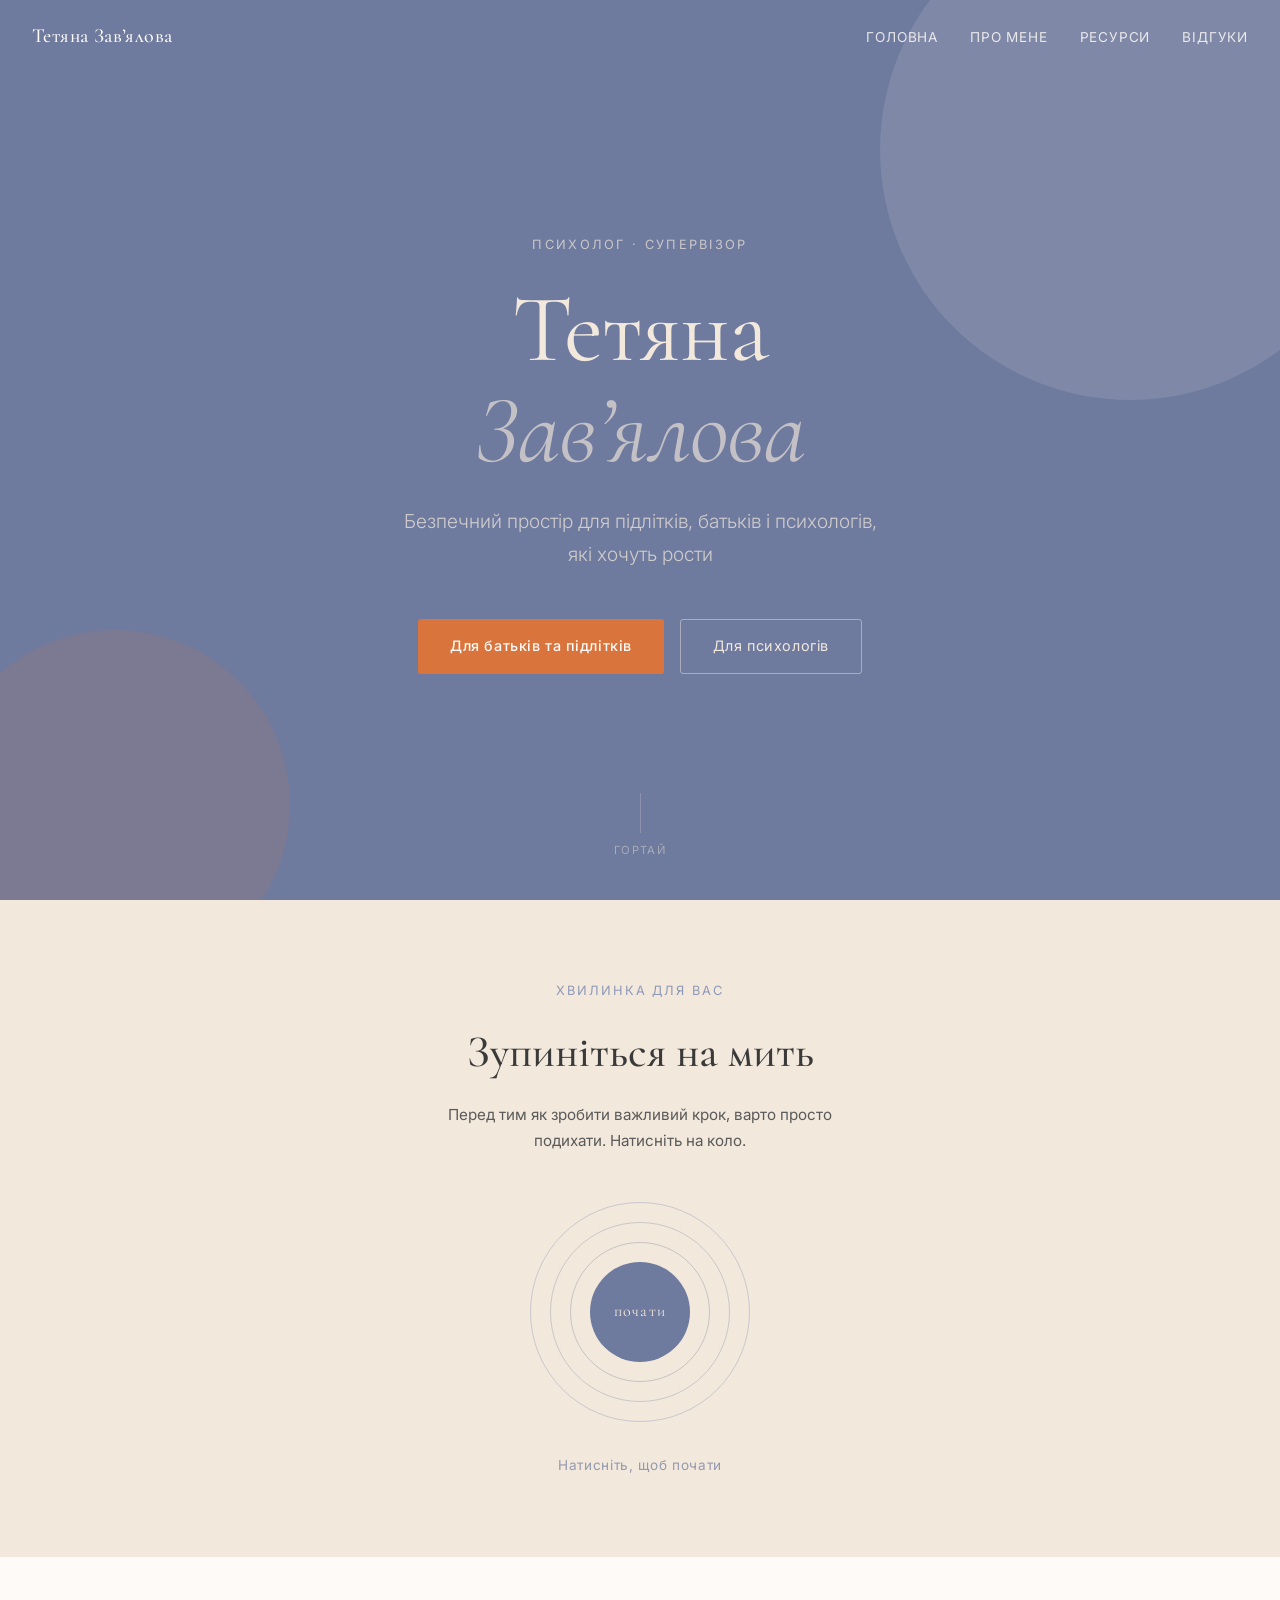
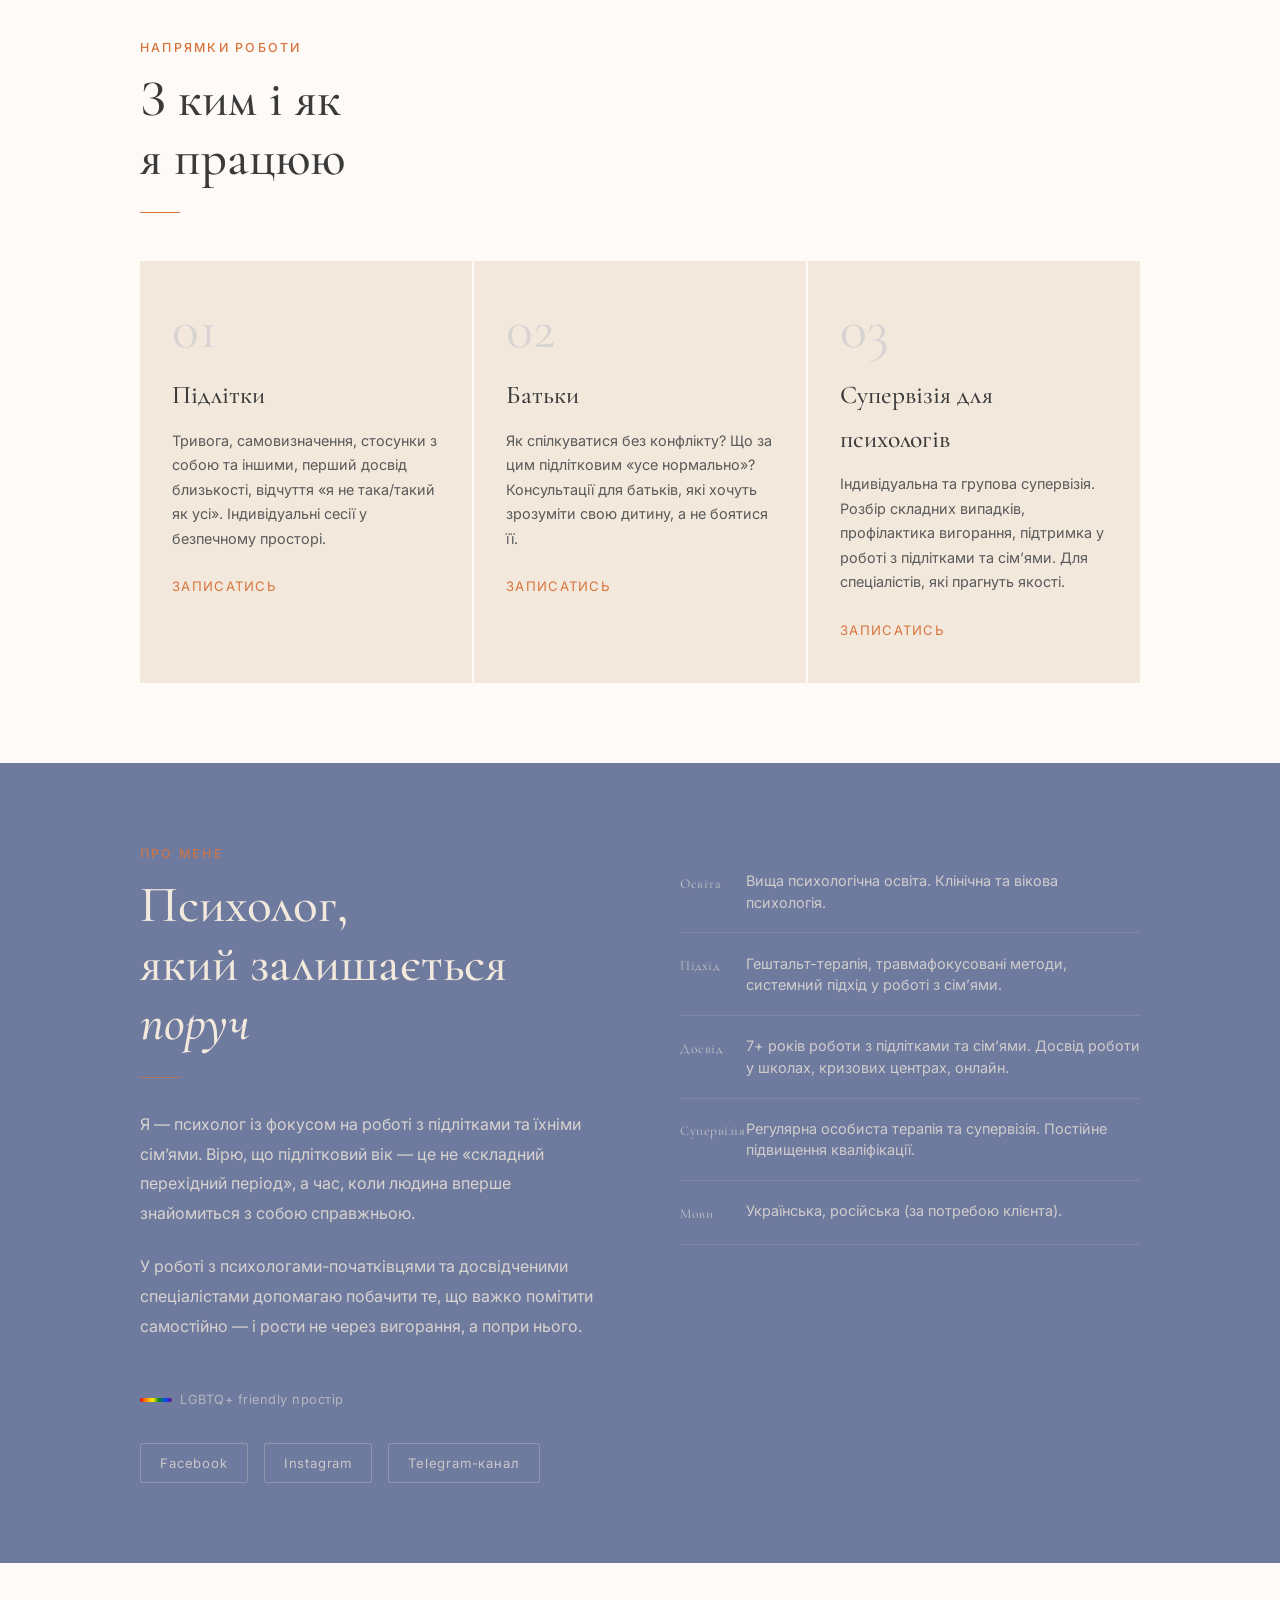
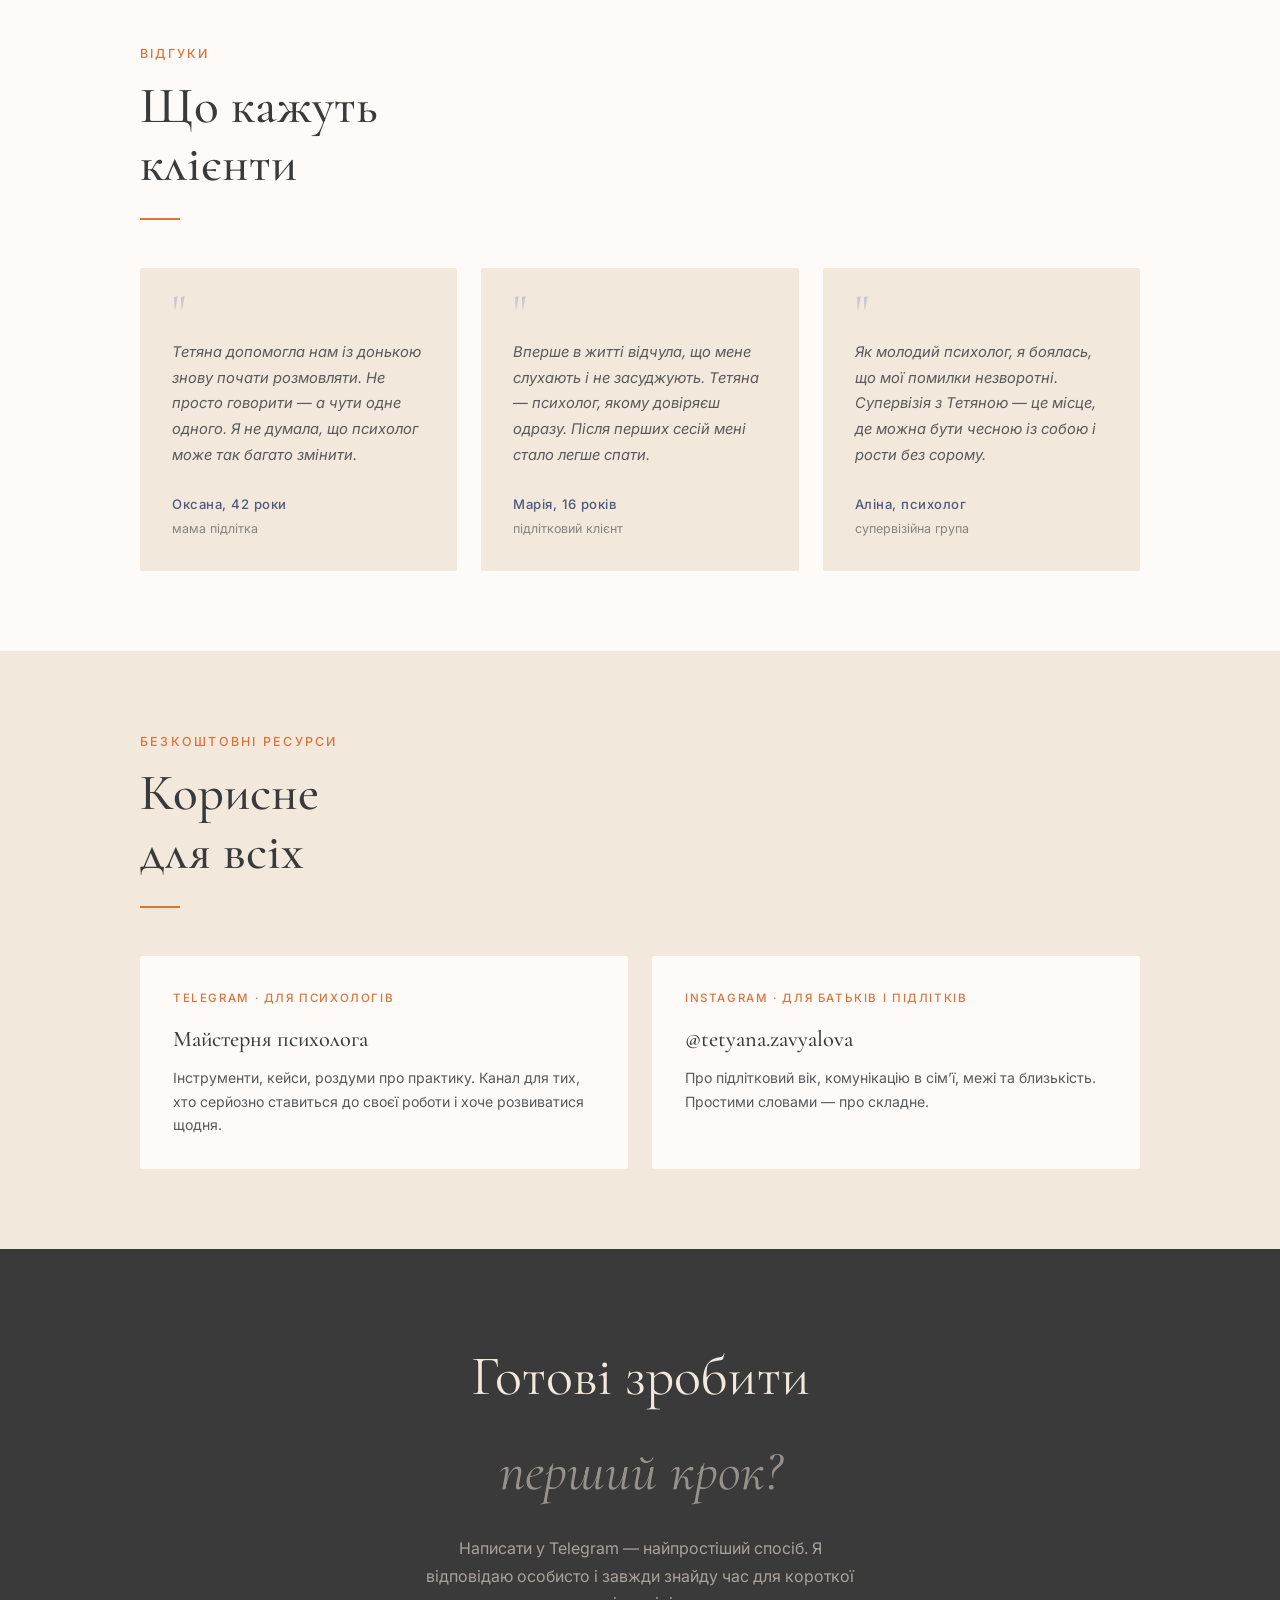
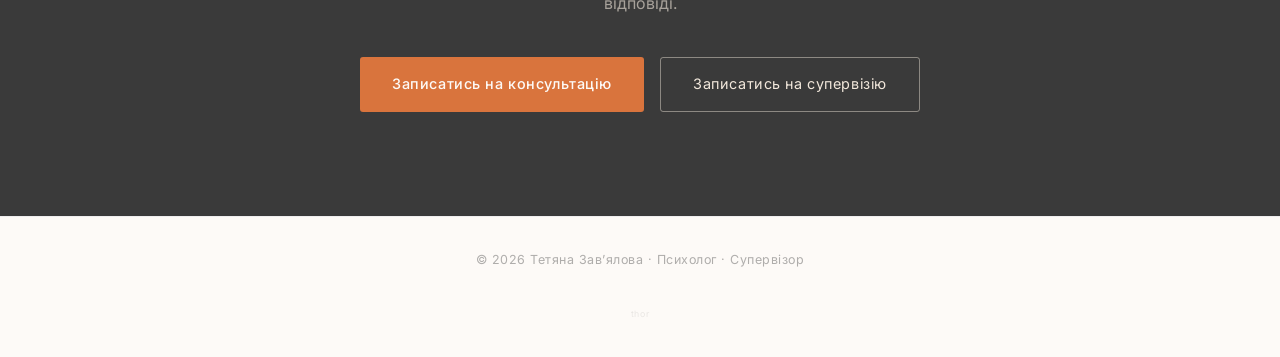
<file: index.html>
<!DOCTYPE html>
<html lang="uk">
<head>
  <meta charset="UTF-8">
  <meta name="viewport" content="width=device-width, initial-scale=1.0">
  <title>Тетяна Завʼялова — психолог</title>
  <meta name="description" content="Психологічна підтримка підлітків та їхніх батьків. Супервізії для психологів. Безпечний простір для зростання.">

  <!-- Fonts -->
  <link rel="preconnect" href="https://fonts.googleapis.com">
  <link rel="preconnect" href="https://fonts.gstatic.com" crossorigin>
  <link href="https://fonts.googleapis.com/css2?family=Cormorant+Garamond:ital,wght@0,400;0,500;0,600;1,400;1,500&family=Inter:wght@300;400;500&display=swap" rel="stylesheet">

  <!-- Styles -->
  <link rel="stylesheet" href="css/styles.css">
</head>
<body>

  <!-- NAV -->
  <nav id="main-nav" role="navigation" aria-label="Головне меню">
    <a href="#home" class="nav-logo">Тетяна Завʼялова</a>
    <ul class="nav-links">
      <li><a href="#home">Головна</a></li>
      <li><a href="#about">Про мене</a></li>
      <li><a href="#resources">Ресурси</a></li>
      <li><a href="#reviews">Відгуки</a></li>
    </ul>
    <button class="nav-burger" id="burger" aria-label="Відкрити меню" aria-expanded="false">
      <span></span><span></span><span></span>
    </button>
  </nav>

  <div class="mobile-menu" id="mobile-menu" role="dialog" aria-label="Навігація">
    <button class="mobile-menu-close" id="menu-close" aria-label="Закрити меню">×</button>
    <a href="#home">Головна</a>
    <a href="#about">Про мене</a>
    <a href="#resources">Ресурси</a>
    <a href="#reviews">Відгуки</a>
  </div>

  <!-- HERO -->
  <section id="home" aria-label="Головний екран">
    <div class="hero-orb hero-orb-1" aria-hidden="true"></div>
    <div class="hero-orb hero-orb-2" aria-hidden="true"></div>
    <p class="hero-eyebrow">Психолог · Супервізор</p>
    <h1 class="hero-title">Тетяна<br><em>Завʼялова</em></h1>
    <p class="hero-tagline">Безпечний простір для підлітків, батьків і психологів, які хочуть рости</p>
    <div class="hero-cta-group">
      <a href="https://t.me/Tetiana_Zavialova?text=%D0%94%D0%BE%D0%B1%D1%80%D0%B8%D0%B4%D0%B5%D0%BD%D1%8C%2C%20%D0%A2%D0%B5%D1%82%D1%8F%D0%BD%D0%BE!%20%D0%AF%20%D1%85%D0%BE%D1%87%D1%83%20%D0%B7%D0%B0%D0%BF%D0%B8%D1%81%D0%B0%D1%82%D0%B8%D1%81%D1%8F%20%D0%BD%D0%B0%20%D0%BA%D0%BE%D0%BD%D1%81%D1%83%D0%BB%D1%8C%D1%82%D0%B0%D1%86%D1%96%D1%8E%20%D0%B4%D0%BB%D1%8F%20%D0%B1%D0%B0%D1%82%D1%8C%D0%BA%D1%96%D0%B2%2F%D0%BF%D1%96%D0%B4%D0%BB%D1%96%D1%82%D0%BA%D1%96%D0%B2" class="btn-primary" target="_blank" rel="noopener noreferrer">Для батьків та підлітків</a>
      <a href="https://t.me/Tetiana_Zavialova?text=%D0%94%D0%BE%D0%B1%D1%80%D0%B8%D0%B4%D0%B5%D0%BD%D1%8C%2C%20%D0%A2%D0%B5%D1%82%D1%8F%D0%BD%D0%BE!%20%D0%AF%20%D0%BF%D1%81%D0%B8%D1%85%D0%BE%D0%BB%D0%BE%D0%B3%20%D1%96%20%D1%85%D0%BE%D1%87%D1%83%20%D0%B7%D0%B0%D0%BF%D0%B8%D1%81%D0%B0%D1%82%D0%B8%D1%81%D1%8F%20%D0%BD%D0%B0%20%D1%81%D1%83%D0%BF%D0%B5%D1%80%D0%B2%D1%96%D0%B7%D1%96%D1%8E" class="btn-outline" target="_blank" rel="noopener noreferrer">Для психологів</a>
    </div>
    <div class="hero-scroll" aria-hidden="true">
      <div class="scroll-line"></div>
      <span>гортай</span>
    </div>
  </section>

  <!-- BREATHING -->
  <section id="breathe" aria-label="Дихальна вправа">
    <div class="container-narrow" style="text-align:center;">
      <p class="breathe-label">Хвилинка для вас</p>
      <h2 class="breathe-title">Зупиніться на мить</h2>
      <p class="breathe-subtitle">Перед тим як зробити важливий крок, варто просто подихати. Натисніть на коло.</p>
      <div class="breathe-container" id="breatheContainer" role="button" aria-label="Запустити дихальну вправу" tabindex="0">
        <div class="breathe-ring" aria-hidden="true"></div>
        <div class="breathe-ring breathe-ring-2" aria-hidden="true"></div>
        <div class="breathe-ring breathe-ring-3" aria-hidden="true"></div>
        <div class="breathe-core" id="breatheCore">
          <div class="breathe-text" id="breatheText">почати</div>
        </div>
      </div>
      <p class="breathe-instruction" id="breatheInstruction" aria-live="polite">Натисніть, щоб почати</p>
      <button class="breathe-btn" id="breatheStop" style="display:none;" aria-label="Зупинити вправу">зупинити</button>
    </div>
  </section>

  <!-- SERVICES -->
  <section id="services" aria-label="Напрямки роботи">
    <div class="container">
      <p class="section-eyebrow fade-up">Напрямки роботи</p>
      <h2 class="section-title fade-up">З ким і як<br>я працюю</h2>
      <div class="section-divider fade-up" aria-hidden="true"></div>
      <div class="services-grid">
        <article class="service-card fade-up">
          <div class="service-number" aria-hidden="true">01</div>
          <h3 class="service-title">Підлітки</h3>
          <p class="service-text">Тривога, самовизначення, стосунки з собою та іншими, перший досвід близькості, відчуття «я не така/такий як усі». Індивідуальні сесії у безпечному просторі.</p>
          <a href="https://t.me/Tetiana_Zavialova?text=%D0%94%D0%BE%D0%B1%D1%80%D0%B8%D0%B4%D0%B5%D0%BD%D1%8C%2C%20%D0%A2%D0%B5%D1%82%D1%8F%D0%BD%D0%BE!%20%D0%AF%20%D1%85%D0%BE%D1%87%D1%83%20%D0%B7%D0%B0%D0%BF%D0%B8%D1%81%D0%B0%D1%82%D0%B8%D1%81%D1%8F%20%D0%BD%D0%B0%20%D0%BA%D0%BE%D0%BD%D1%81%D1%83%D0%BB%D1%8C%D1%82%D0%B0%D1%86%D1%96%D1%8E%20%D0%B4%D0%BB%D1%8F%20%D0%BF%D1%96%D0%B4%D0%BB%D1%96%D1%82%D0%BA%D0%B0" class="service-cta" target="_blank" rel="noopener noreferrer">Записатись</a>
        </article>
        <article class="service-card fade-up">
          <div class="service-number" aria-hidden="true">02</div>
          <h3 class="service-title">Батьки</h3>
          <p class="service-text">Як спілкуватися без конфлікту? Що за цим підлітковим «усе нормально»? Консультації для батьків, які хочуть зрозуміти свою дитину, а не боятися її.</p>
          <a href="https://t.me/Tetiana_Zavialova?text=%D0%94%D0%BE%D0%B1%D1%80%D0%B8%D0%B4%D0%B5%D0%BD%D1%8C%2C%20%D0%A2%D0%B5%D1%82%D1%8F%D0%BD%D0%BE!%20%D0%AF%20%D1%85%D0%BE%D1%87%D1%83%20%D0%B7%D0%B0%D0%BF%D0%B8%D1%81%D0%B0%D1%82%D0%B8%D1%81%D1%8F%20%D0%BD%D0%B0%20%D0%BA%D0%BE%D0%BD%D1%81%D1%83%D0%BB%D1%8C%D1%82%D0%B0%D1%86%D1%96%D1%8E%20%D0%B4%D0%BB%D1%8F%20%D0%B1%D0%B0%D1%82%D1%8C%D0%BA%D1%96%D0%B2" class="service-cta" target="_blank" rel="noopener noreferrer">Записатись</a>
        </article>
        <article class="service-card fade-up">
          <div class="service-number" aria-hidden="true">03</div>
          <h3 class="service-title">Супервізія для психологів</h3>
          <p class="service-text">Індивідуальна та групова супервізія. Розбір складних випадків, профілактика вигорання, підтримка у роботі з підлітками та сімʼями. Для спеціалістів, які прагнуть якості.</p>
          <a href="https://t.me/Tetiana_Zavialova?text=%D0%94%D0%BE%D0%B1%D1%80%D0%B8%D0%B4%D0%B5%D0%BD%D1%8C%2C%20%D0%A2%D0%B5%D1%82%D1%8F%D0%BD%D0%BE!%20%D0%AF%20%D0%BF%D1%81%D0%B8%D1%85%D0%BE%D0%BB%D0%BE%D0%B3%20%D1%96%20%D1%85%D0%BE%D1%87%D1%83%20%D0%B7%D0%B0%D0%BF%D0%B8%D1%81%D0%B0%D1%82%D0%B8%D1%81%D1%8F%20%D0%BD%D0%B0%20%D1%81%D1%83%D0%BF%D0%B5%D1%80%D0%B2%D1%96%D0%B7%D1%96%D1%8E" class="service-cta" target="_blank" rel="noopener noreferrer">Записатись</a>
        </article>
      </div>
    </div>
  </section>

  <!-- ABOUT -->
  <section id="about" aria-label="Про мене">
    <div class="container">
      <div class="about-inner">
        <div class="about-left">
          <p class="section-eyebrow">Про мене</p>
          <h2 class="section-title">Психолог,<br>який залишається<br><em>поруч</em></h2>
          <div class="section-divider" aria-hidden="true"></div>
          <p class="about-bio">Я — психолог із фокусом на роботі з підлітками та їхніми сімʼями. Вірю, що підлітковий вік — це не «складний перехідний період», а час, коли людина вперше знайомиться з собою справжньою.</p>
          <p class="about-bio">У роботі з психологами-початківцями та досвідченими спеціалістами допомагаю побачити те, що важко помітити самостійно — і рости не через вигорання, а попри нього.</p>
          <div class="lgbt-badge" role="note" aria-label="LGBT+ friendly простір">
            <div class="rainbow-bar" aria-hidden="true"></div>
            <span>LGBTQ+ friendly простір</span>
          </div>
          <div class="about-socials">
            <a href="https://www.facebook.com/share/1CjKU2RE9J/?mibextid=wwXIfr" class="social-link" target="_blank" rel="noopener noreferrer">Facebook</a>
            <a href="https://www.instagram.com/tetyana.zavyalova?igsh=N3BuOW9nb2phMTQ5&utm_source=qr" class="social-link" target="_blank" rel="noopener noreferrer">Instagram</a>
            <a href="https://t.me/maisternya_psyhologa" class="social-link" target="_blank" rel="noopener noreferrer">Telegram-канал</a>
          </div>
        </div>
        <dl class="about-credentials" aria-label="Кваліфікація">
          <div class="credential-item">
            <dt class="credential-year">Освіта</dt>
            <dd class="credential-text">Вища психологічна освіта. Клінічна та вікова психологія.</dd>
          </div>
          <div class="credential-item">
            <dt class="credential-year">Підхід</dt>
            <dd class="credential-text">Гештальт-терапія, травмафокусовані методи, системний підхід у роботі з сімʼями.</dd>
          </div>
          <div class="credential-item">
            <dt class="credential-year">Досвід</dt>
            <dd class="credential-text">7+ років роботи з підлітками та сімʼями. Досвід роботи у школах, кризових центрах, онлайн.</dd>
          </div>
          <div class="credential-item">
            <dt class="credential-year">Супервізія</dt>
            <dd class="credential-text">Регулярна особиста терапія та супервізія. Постійне підвищення кваліфікації.</dd>
          </div>
          <div class="credential-item">
            <dt class="credential-year">Мови</dt>
            <dd class="credential-text">Українська, російська (за потребою клієнта).</dd>
          </div>
        </dl>
      </div>
    </div>
  </section>

  <!-- REVIEWS -->
  <section id="reviews" aria-label="Відгуки клієнтів">
    <div class="container">
      <p class="section-eyebrow fade-up">Відгуки</p>
      <h2 class="section-title fade-up">Що кажуть<br>клієнти</h2>
      <div class="section-divider fade-up" aria-hidden="true"></div>
      <div class="reviews-grid">
        <article class="review-card fade-up">
          <div class="review-quote" aria-hidden="true">"</div>
          <blockquote class="review-text">Тетяна допомогла нам із донькою знову почати розмовляти. Не просто говорити — а чути одне одного. Я не думала, що психолог може так багато змінити.</blockquote>
          <p class="review-author">Оксана, 42 роки</p>
          <p class="review-role">мама підлітка</p>
        </article>
        <article class="review-card fade-up">
          <div class="review-quote" aria-hidden="true">"</div>
          <blockquote class="review-text">Вперше в житті відчула, що мене слухають і не засуджують. Тетяна — психолог, якому довіряєш одразу. Після перших сесій мені стало легше спати.</blockquote>
          <p class="review-author">Марія, 16 років</p>
          <p class="review-role">підлітковий клієнт</p>
        </article>
        <article class="review-card fade-up">
          <div class="review-quote" aria-hidden="true">"</div>
          <blockquote class="review-text">Як молодий психолог, я боялась, що мої помилки незворотні. Супервізія з Тетяною — це місце, де можна бути чесною із собою і рости без сорому.</blockquote>
          <p class="review-author">Аліна, психолог</p>
          <p class="review-role">супервізійна група</p>
        </article>
      </div>
    </div>
  </section>

  <!-- RESOURCES -->
  <section id="resources" aria-label="Безкоштовні ресурси">
    <div class="container">
      <p class="section-eyebrow fade-up">Безкоштовні ресурси</p>
      <h2 class="section-title fade-up">Корисне<br>для всіх</h2>
      <div class="section-divider fade-up" aria-hidden="true"></div>
      <div class="resources-grid">
        <a href="https://t.me/maisternya_psyhologa" class="resource-card fade-up" target="_blank" rel="noopener noreferrer" aria-label="Telegram-канал Майстерня психолога">
          <p class="resource-tag">Telegram · Для психологів</p>
          <h3 class="resource-title">Майстерня психолога</h3>
          <p class="resource-desc">Інструменти, кейси, роздуми про практику. Канал для тих, хто серйозно ставиться до своєї роботи і хоче розвиватися щодня.</p>
        </a>
        <a href="https://www.instagram.com/tetyana.zavyalova?igsh=N3BuOW9nb2phMTQ5&utm_source=qr" class="resource-card fade-up" target="_blank" rel="noopener noreferrer" aria-label="Instagram @tetyana.zavyalova">
          <p class="resource-tag">Instagram · Для батьків і підлітків</p>
          <h3 class="resource-title">@tetyana.zavyalova</h3>
          <p class="resource-desc">Про підлітковий вік, комунікацію в сімʼї, межі та близькість. Простими словами — про складне.</p>
        </a>
      </div>
    </div>
  </section>

  <!-- CTA -->
  <section id="cta" aria-label="Запис на консультацію">
    <div class="container-narrow">
      <h2 class="cta-title fade-up">Готові зробити<br><em>перший крок?</em></h2>
      <p class="cta-text fade-up">Написати у Telegram — найпростіший спосіб. Я відповідаю особисто і завжди знайду час для короткої відповіді.</p>
      <div class="hero-cta-group fade-up">
        <a href="https://t.me/Tetiana_Zavialova?text=%D0%94%D0%BE%D0%B1%D1%80%D0%B8%D0%B4%D0%B5%D0%BD%D1%8C%2C%20%D0%A2%D0%B5%D1%82%D1%8F%D0%BD%D0%BE!%20%D0%AF%20%D1%85%D0%BE%D1%87%D1%83%20%D0%B7%D0%B0%D0%BF%D0%B8%D1%81%D0%B0%D1%82%D0%B8%D1%81%D1%8F%20%D0%BD%D0%B0%20%D0%BA%D0%BE%D0%BD%D1%81%D1%83%D0%BB%D1%8C%D1%82%D0%B0%D1%86%D1%96%D1%8E" class="btn-primary" target="_blank" rel="noopener noreferrer">Записатись на консультацію</a>
        <a href="https://t.me/Tetiana_Zavialova?text=%D0%94%D0%BE%D0%B1%D1%80%D0%B8%D0%B4%D0%B5%D0%BD%D1%8C%2C%20%D0%A2%D0%B5%D1%82%D1%8F%D0%BD%D0%BE!%20%D0%AF%20%D0%BF%D1%81%D0%B8%D1%85%D0%BE%D0%BB%D0%BE%D0%B3%20%D1%96%20%D1%85%D0%BE%D1%87%D1%83%20%D0%B7%D0%B0%D0%BF%D0%B8%D1%81%D0%B0%D1%82%D0%B8%D1%81%D1%8F%20%D0%BD%D0%B0%20%D1%81%D1%83%D0%BF%D0%B5%D1%80%D0%B2%D1%96%D0%B7%D1%96%D1%8E" class="btn-outline" target="_blank" rel="noopener noreferrer">Записатись на супервізію</a>
      </div>
    </div>
  </section>

  <!-- FOOTER -->
  <footer role="contentinfo">
    <p class="footer-text">© 2026 Тетяна Завʼялова · Психолог · Супервізор</p>
    <br>
    <span class="footer-thor" id="thorTrigger" aria-hidden="true">thor</span>
  </footer>

  <!-- Scripts -->
  <script src="js/main.js" defer></script>

</body>
</html>
</file>
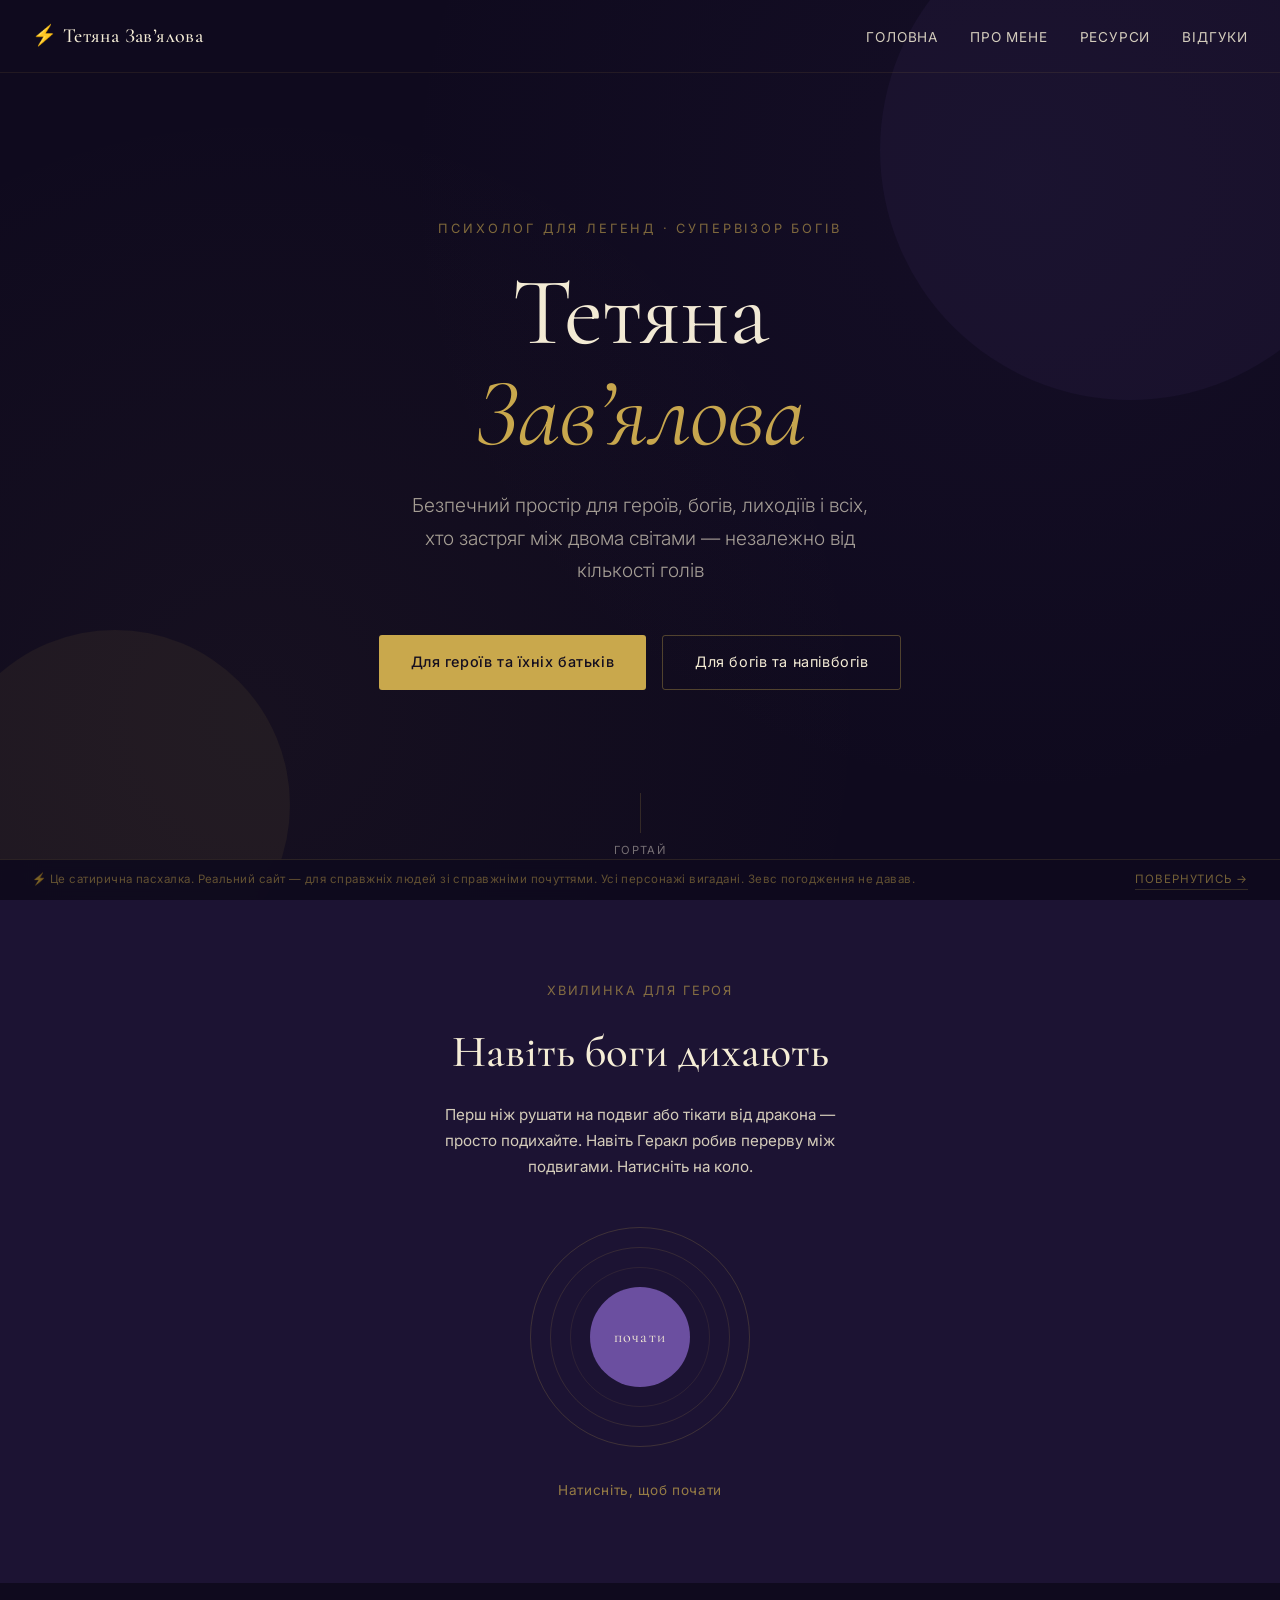
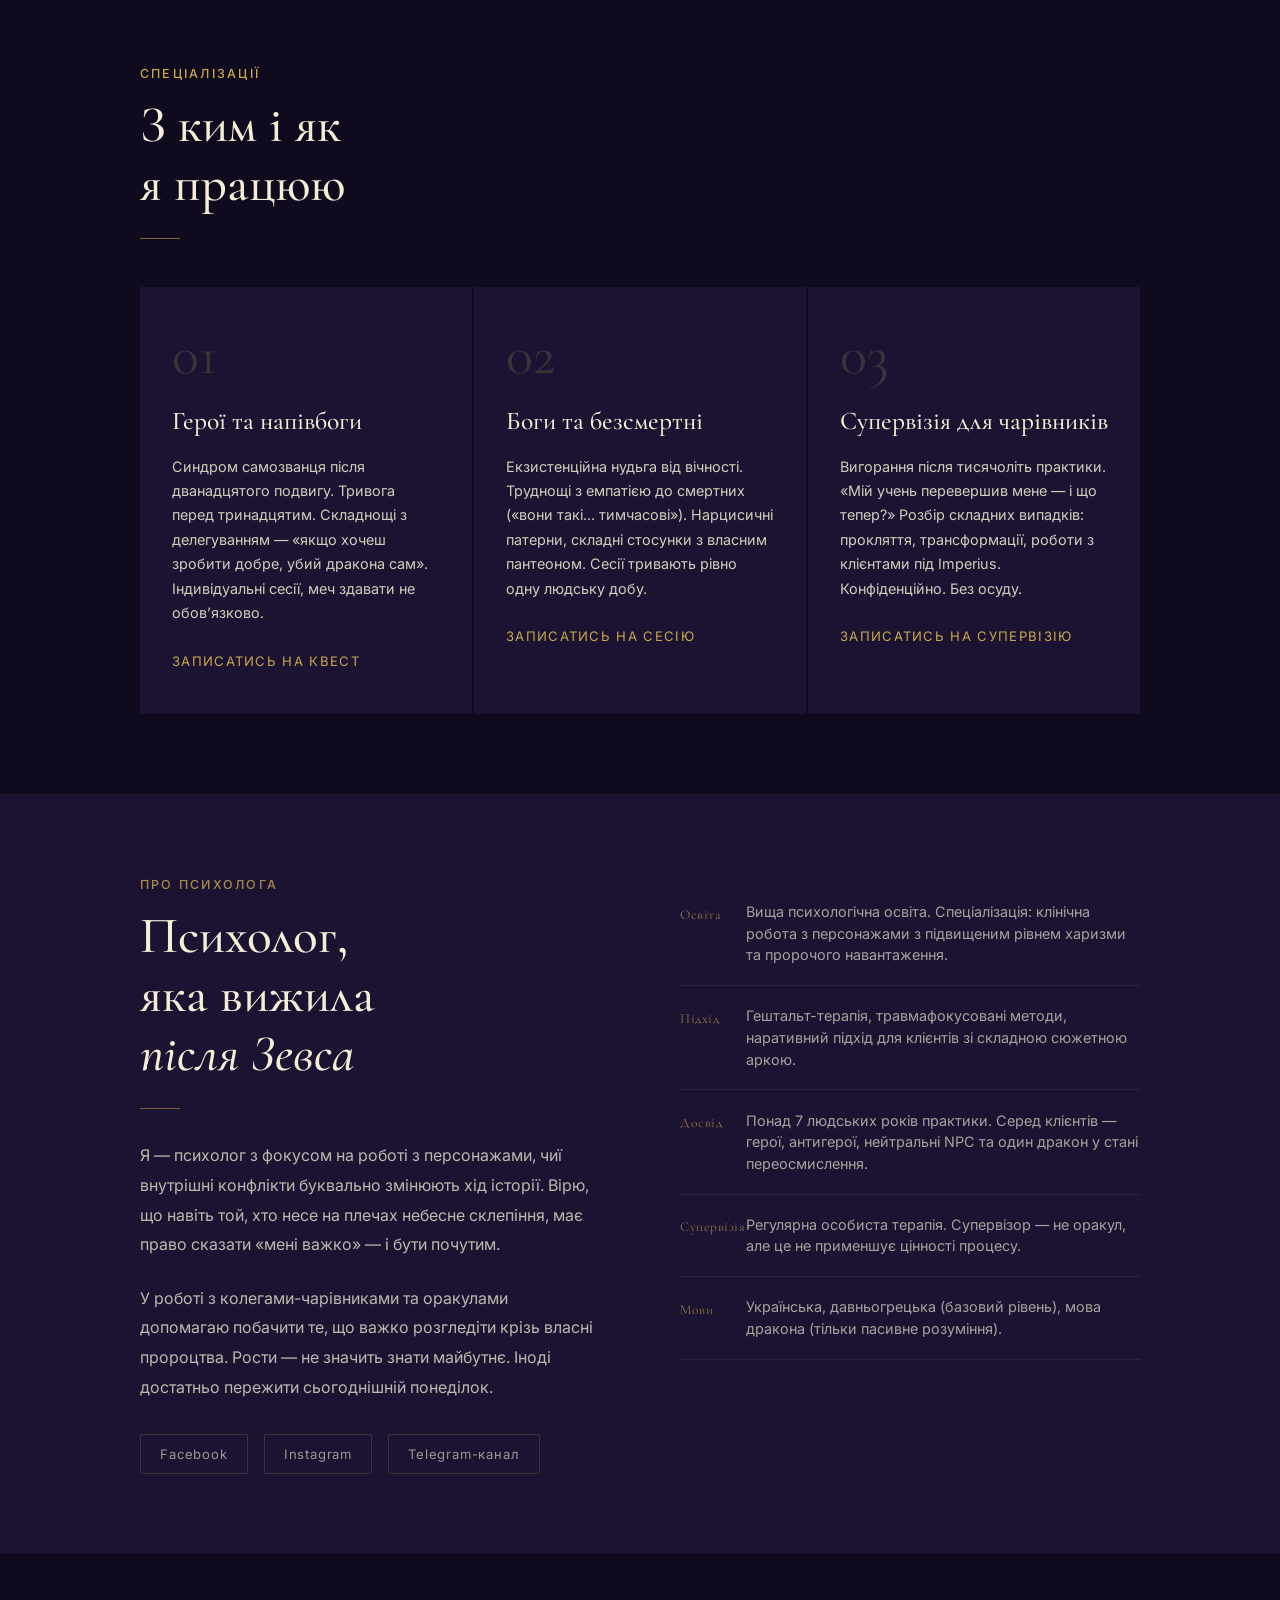
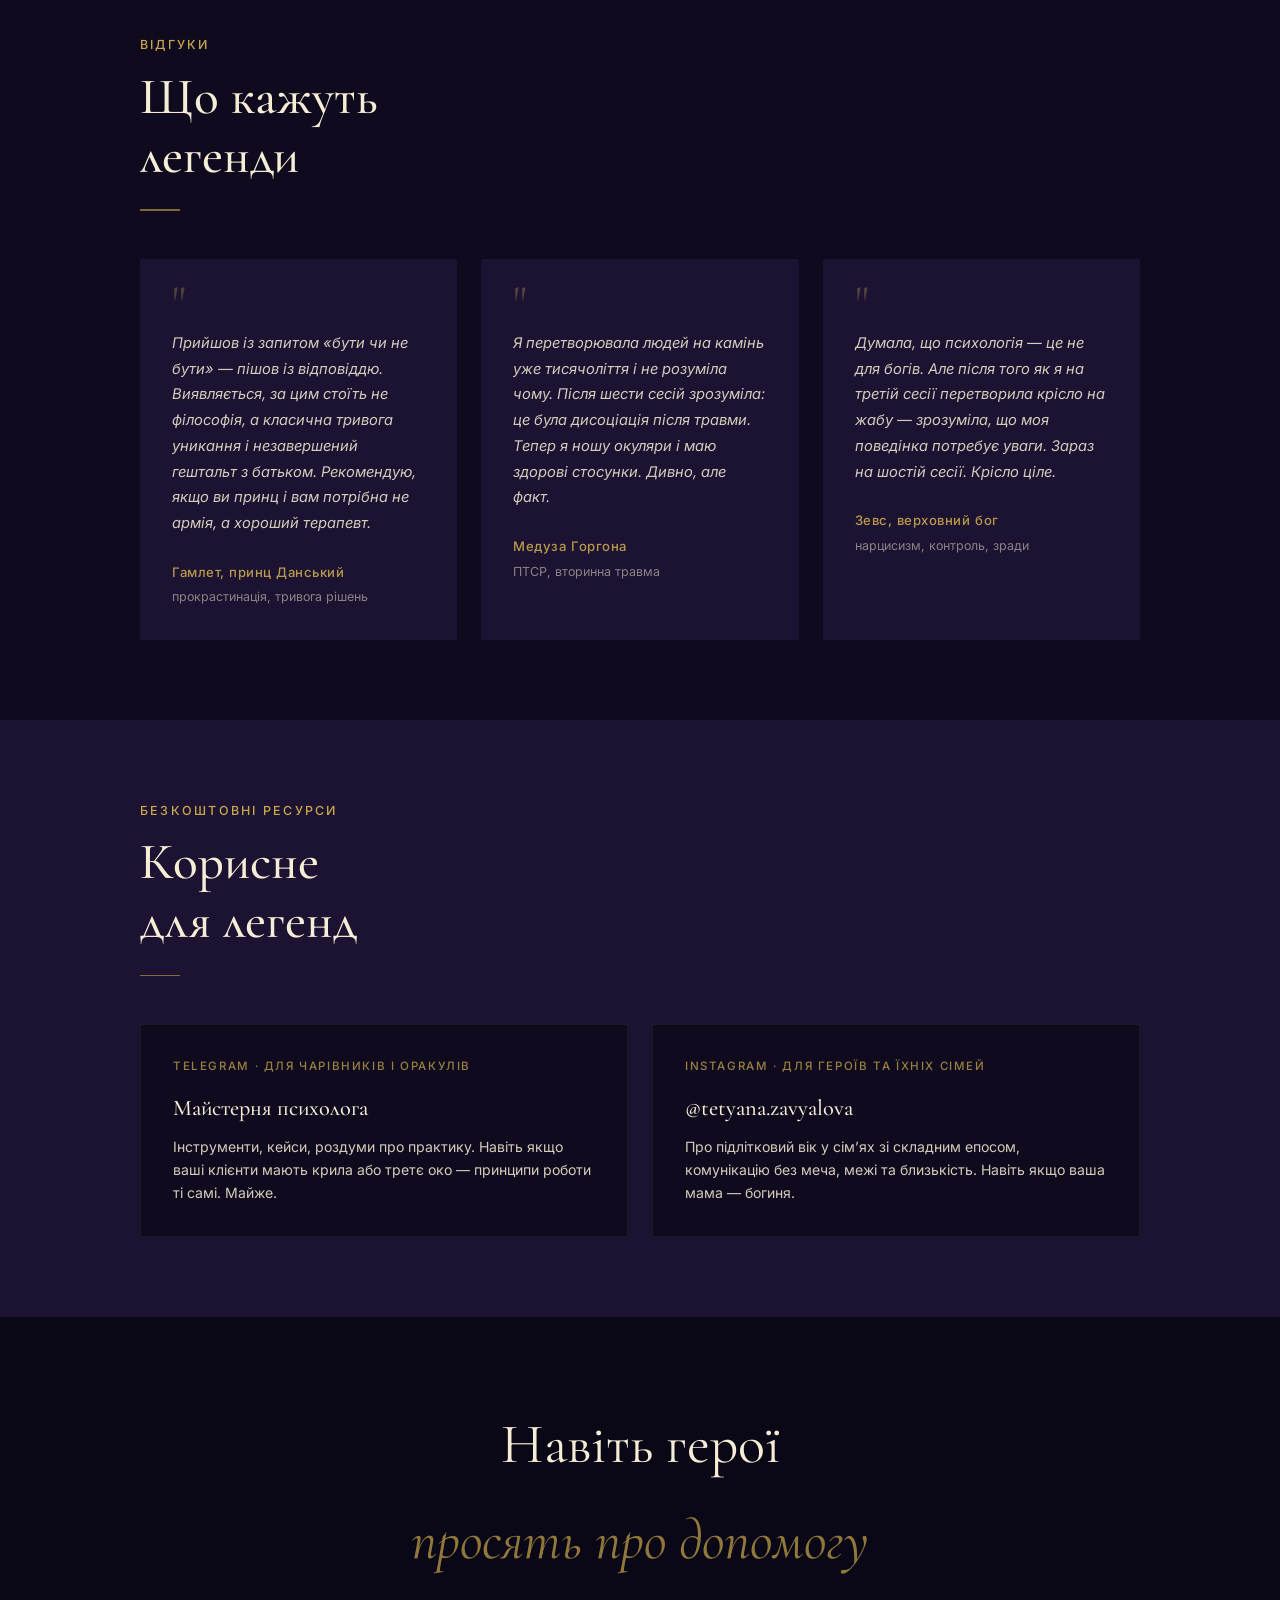
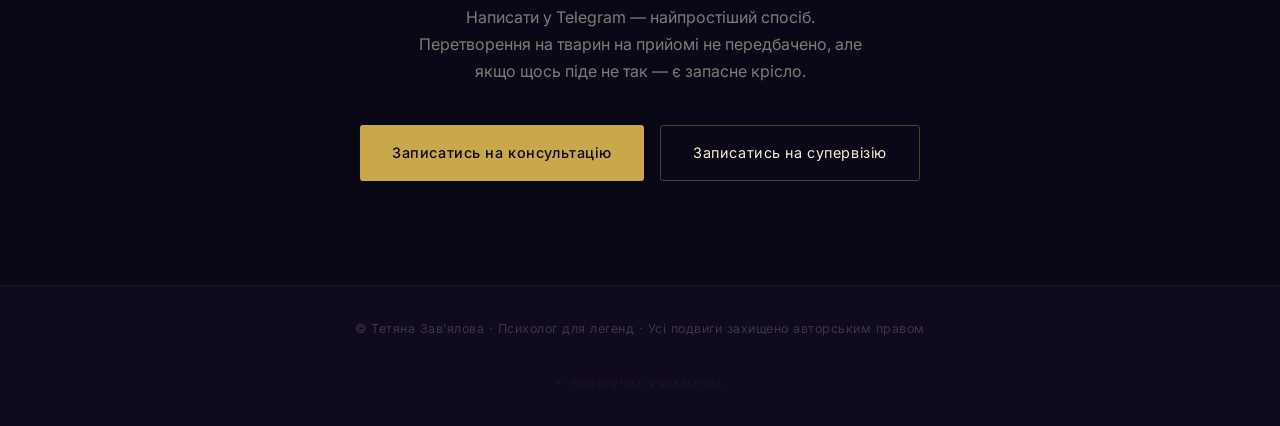
<file: index_thor.html>
<!DOCTYPE html>
<html lang="uk">
<head>
  <meta charset="UTF-8">
  <meta name="viewport" content="width=device-width, initial-scale=1.0">
  <title>Тетяна Завʼялова — Психолог для легенд ⚡</title>
  <meta name="description" content="Психологічна підтримка для героїв, богів, лиходіїв і всіх, хто застряг між двома світами. Конфіденційність гарантована навіть від оракулів.">
  <!-- Noindex — це пасхалка, не для пошукових систем -->
  <meta name="robots" content="noindex, nofollow">

  <!-- Fonts -->
  <link rel="preconnect" href="https://fonts.googleapis.com">
  <link rel="preconnect" href="https://fonts.gstatic.com" crossorigin>
  <link href="https://fonts.googleapis.com/css2?family=Cormorant+Garamond:ital,wght@0,400;0,500;0,600;1,400;1,500&family=Inter:wght@300;400;500&display=swap" rel="stylesheet">

  <!-- Base styles -->
  <link rel="stylesheet" href="css/styles.css">
  <link rel="stylesheet" href="css/thor.css">
</head>
<body class="thor-page">

  <!-- NAV -->
  <nav id="main-nav" role="navigation" aria-label="Головне меню">
    <a href="#home" class="nav-logo">⚡ Тетяна Завʼялова</a>
    <ul class="nav-links">
      <li><a href="#home">Головна</a></li>
      <li><a href="#about">Про мене</a></li>
      <li><a href="#resources">Ресурси</a></li>
      <li><a href="#reviews">Відгуки</a></li>
    </ul>
    <button class="nav-burger" id="burger" aria-label="Відкрити меню" aria-expanded="false">
      <span></span><span></span><span></span>
    </button>
  </nav>

  <div class="mobile-menu" id="mobile-menu" role="dialog" aria-label="Навігація">
    <button class="mobile-menu-close" id="menu-close" aria-label="Закрити меню">×</button>
    <a href="#home">Головна</a>
    <a href="#about">Про мене</a>
    <a href="#resources">Ресурси</a>
    <a href="#reviews">Відгуки</a>
  </div>

  <!-- HERO -->
  <section id="home" aria-label="Головний екран">
    <div class="hero-orb hero-orb-1" aria-hidden="true"></div>
    <div class="hero-orb hero-orb-2" aria-hidden="true"></div>

    <p class="hero-eyebrow">Психолог для легенд · Супервізор богів</p>
    <h1 class="hero-title">
      Тетяна<br>
      <em>Завʼялова</em>
    </h1>
    <p class="hero-tagline">
      Безпечний простір для героїв, богів, лиходіїв і всіх,
      хто застряг між двома світами — незалежно від кількості голів
    </p>

    <div class="hero-cta-group">
      <a
        href="https://t.me/Tetiana_Zavialova?text=%D0%94%D0%BE%D0%B1%D1%80%D0%B8%D0%B4%D0%B5%D0%BD%D1%8C%2C%20%D0%A2%D0%B5%D1%82%D1%8F%D0%BD%D0%BE!%20%D0%AF%20%D0%B3%D0%B5%D1%80%D0%BE%D0%B9%2F%D0%BB%D0%B5%D0%B3%D0%B5%D0%BD%D0%B4%D0%B0%20%D1%96%20%D1%85%D0%BE%D1%87%D1%83%20%D0%B7%D0%B0%D0%BF%D0%B8%D1%81%D0%B0%D1%82%D0%B8%D1%81%D1%8C%20%D0%BD%D0%B0%20%D0%BA%D0%BE%D0%BD%D1%81%D1%83%D0%BB%D1%8C%D1%82%D0%B0%D1%86%D1%96%D1%8E"
        class="btn-primary"
        target="_blank"
        rel="noopener noreferrer"
      >
        Для героїв та їхніх батьків
      </a>
      <a
        href="https://t.me/Tetiana_Zavialova?text=%D0%94%D0%BE%D0%B1%D1%80%D0%B8%D0%B4%D0%B5%D0%BD%D1%8C%2C%20%D0%A2%D0%B5%D1%82%D1%8F%D0%BD%D0%BE!%20%D0%AF%20%D0%B1%D0%BE%D0%B3%2F%D0%B1%D0%BE%D0%B3%D0%B8%D0%BD%D1%8F%20%D1%96%20%D1%85%D0%BE%D1%87%D1%83%20%D0%B7%D0%B0%D0%BF%D0%B8%D1%81%D0%B0%D1%82%D0%B8%D1%81%D1%8C%20%D0%BD%D0%B0%20%D1%81%D1%83%D0%BF%D0%B5%D1%80%D0%B2%D1%96%D0%B7%D1%96%D1%8E"
        class="btn-outline"
        target="_blank"
        rel="noopener noreferrer"
      >
        Для богів та напівбогів
      </a>
    </div>

    <div class="hero-scroll" aria-hidden="true">
      <div class="scroll-line"></div>
      <span>гортай</span>
    </div>
  </section>


  <!-- BREATHING -->
  <section id="breathe" aria-label="Дихальна вправа">
    <div class="container-narrow" style="text-align:center;">
      <p class="breathe-label">Хвилинка для героя</p>
      <h2 class="breathe-title">Навіть боги дихають</h2>
      <p class="breathe-subtitle">
        Перш ніж рушати на подвиг або тікати від дракона — просто подихайте.
        Навіть Геракл робив перерву між подвигами. Натисніть на коло.
      </p>

      <div
        class="breathe-container"
        id="breatheContainer"
        role="button"
        aria-label="Запустити дихальну вправу"
        tabindex="0"
      >
        <div class="breathe-ring"   aria-hidden="true"></div>
        <div class="breathe-ring breathe-ring-2" aria-hidden="true"></div>
        <div class="breathe-ring breathe-ring-3" aria-hidden="true"></div>
        <div class="breathe-core" id="breatheCore">
          <div class="breathe-text" id="breatheText">почати</div>
        </div>
      </div>

      <p class="breathe-instruction" id="breatheInstruction" aria-live="polite">
        Натисніть, щоб почати
      </p>
      <button
        class="breathe-btn"
        id="breatheStop"
        style="display:none;"
        aria-label="Зупинити вправу"
      >зупинити</button>
    </div>
  </section>


  <!-- SERVICES -->
  <section id="services" aria-label="Напрямки роботи">
    <div class="container">
      <p class="section-eyebrow fade-up">Спеціалізації</p>
      <h2 class="section-title fade-up">З ким і як<br>я працюю</h2>
      <div class="section-divider fade-up" aria-hidden="true"></div>

      <div class="services-grid">

        <article class="service-card fade-up">
          <div class="service-number" aria-hidden="true">01</div>
          <h3 class="service-title">Герої та напівбоги</h3>
          <p class="service-text">
            Синдром самозванця після дванадцятого подвигу. Тривога перед
            тринадцятим. Складнощі з делегуванням — «якщо хочеш зробити добре,
            убий дракона сам». Індивідуальні сесії, меч здавати не обовʼязково.
          </p>
          <a
            href="https://t.me/Tetiana_Zavialova?text=%D0%94%D0%BE%D0%B1%D1%80%D0%B8%D0%B4%D0%B5%D0%BD%D1%8C%2C%20%D0%A2%D0%B5%D1%82%D1%8F%D0%BD%D0%BE!%20%D0%AF%20%D0%B3%D0%B5%D1%80%D0%BE%D0%B9%20%D1%96%20%D1%85%D0%BE%D1%87%D1%83%20%D0%B7%D0%B0%D0%BF%D0%B8%D1%81%D0%B0%D1%82%D0%B8%D1%81%D1%8C%20%D0%BD%D0%B0%20%D0%BA%D0%BE%D0%BD%D1%81%D1%83%D0%BB%D1%8C%D1%82%D0%B0%D1%86%D1%96%D1%8E"
            class="service-cta"
            target="_blank"
            rel="noopener noreferrer"
          >Записатись на квест</a>
        </article>

        <article class="service-card fade-up">
          <div class="service-number" aria-hidden="true">02</div>
          <h3 class="service-title">Боги та безсмертні</h3>
          <p class="service-text">
            Екзистенційна нудьга від вічності. Труднощі з емпатією до смертних
            («вони такі... тимчасові»). Нарцисичні патерни, складні стосунки
            з власним пантеоном. Сесії тривають рівно одну людську добу.
          </p>
          <a
            href="https://t.me/Tetiana_Zavialova?text=%D0%94%D0%BE%D0%B1%D1%80%D0%B8%D0%B4%D0%B5%D0%BD%D1%8C%2C%20%D0%A2%D0%B5%D1%82%D1%8F%D0%BD%D0%BE!%20%D0%AF%20%D0%B1%D0%BE%D0%B3%20%D1%96%20%D1%85%D0%BE%D1%87%D1%83%20%D0%B7%D0%B0%D0%BF%D0%B8%D1%81%D0%B0%D1%82%D0%B8%D1%81%D1%8C%20%D0%BD%D0%B0%20%D0%BA%D0%BE%D0%BD%D1%81%D1%83%D0%BB%D1%8C%D1%82%D0%B0%D1%86%D1%96%D1%8E"
            class="service-cta"
            target="_blank"
            rel="noopener noreferrer"
          >Записатись на сесію</a>
        </article>

        <article class="service-card fade-up">
          <div class="service-number" aria-hidden="true">03</div>
          <h3 class="service-title">Супервізія для чарівників</h3>
          <p class="service-text">
            Вигорання після тисячоліть практики. «Мій учень перевершив мене —
            і що тепер?» Розбір складних випадків: прокляття, трансформації,
            роботи з клієнтами під Imperius. Конфіденційно. Без осуду.
          </p>
          <a
            href="https://t.me/Tetiana_Zavialova?text=%D0%94%D0%BE%D0%B1%D1%80%D0%B8%D0%B4%D0%B5%D0%BD%D1%8C%2C%20%D0%A2%D0%B5%D1%82%D1%8F%D0%BD%D0%BE!%20%D0%AF%20%D1%87%D0%B0%D1%80%D1%96%D0%B2%D0%BD%D0%B8%D0%BA%20%D1%96%20%D1%85%D0%BE%D1%87%D1%83%20%D0%B7%D0%B0%D0%BF%D0%B8%D1%81%D0%B0%D1%82%D0%B8%D1%81%D1%8C%20%D0%BD%D0%B0%20%D1%81%D1%83%D0%BF%D0%B5%D1%80%D0%B2%D1%96%D0%B7%D1%96%D1%8E"
            class="service-cta"
            target="_blank"
            rel="noopener noreferrer"
          >Записатись на супервізію</a>
        </article>

      </div>
    </div>
  </section>


  <!-- ABOUT -->
  <section id="about" aria-label="Про мене">
    <div class="container">
      <div class="about-inner">

        <div class="about-left">
          <p class="section-eyebrow">Про психолога</p>
          <h2 class="section-title">
            Психолог,<br>яка вижила<br><em>після Зевса</em>
          </h2>
          <div class="section-divider" aria-hidden="true"></div>

          <p class="about-bio">
            Я — психолог з фокусом на роботі з персонажами, чиї внутрішні конфлікти
            буквально змінюють хід історії. Вірю, що навіть той, хто несе на плечах
            небесне склепіння, має право сказати «мені важко» — і бути почутим.
          </p>
          <p class="about-bio">
            У роботі з колегами-чарівниками та оракулами допомагаю побачити те,
            що важко розгледіти крізь власні пророцтва. Рости — не значить
            знати майбутнє. Іноді достатньо пережити сьогоднішній понеділок.
          </p>

          <div class="about-socials">
            <a href="https://www.facebook.com/share/1CjKU2RE9J/?mibextid=wwXIfr" class="social-link" target="_blank" rel="noopener noreferrer">Facebook</a>
            <a href="https://www.instagram.com/tetyana.zavyalova?igsh=N3BuOW9nb2phMTQ5&utm_source=qr" class="social-link" target="_blank" rel="noopener noreferrer">Instagram</a>
            <a href="https://t.me/maisternya_psyhologa" class="social-link" target="_blank" rel="noopener noreferrer">Telegram-канал</a>
          </div>
        </div>

        <dl class="about-credentials" aria-label="Кваліфікація">
          <div class="credential-item">
            <dt class="credential-year">Освіта</dt>
            <dd class="credential-text">Вища психологічна освіта. Спеціалізація: клінічна робота з персонажами з підвищеним рівнем харизми та пророчого навантаження.</dd>
          </div>
          <div class="credential-item">
            <dt class="credential-year">Підхід</dt>
            <dd class="credential-text">Гештальт-терапія, травмафокусовані методи, наративний підхід для клієнтів зі складною сюжетною аркою.</dd>
          </div>
          <div class="credential-item">
            <dt class="credential-year">Досвід</dt>
            <dd class="credential-text">Понад 7 людських років практики. Серед клієнтів — герої, антигерої, нейтральні NPC та один дракон у стані переосмислення.</dd>
          </div>
          <div class="credential-item">
            <dt class="credential-year">Супервізія</dt>
            <dd class="credential-text">Регулярна особиста терапія. Супервізор — не оракул, але це не применшує цінності процесу.</dd>
          </div>
          <div class="credential-item">
            <dt class="credential-year">Мови</dt>
            <dd class="credential-text">Українська, давньогрецька (базовий рівень), мова дракона (тільки пасивне розуміння).</dd>
          </div>
        </dl>

      </div>
    </div>
  </section>


  <!-- REVIEWS -->
  <section id="reviews" aria-label="Відгуки клієнтів">
    <div class="container">
      <p class="section-eyebrow fade-up">Відгуки</p>
      <h2 class="section-title fade-up">Що кажуть<br>легенди</h2>
      <div class="section-divider fade-up" aria-hidden="true"></div>

      <div class="reviews-grid">

        <article class="review-card fade-up">
          <div class="review-quote" aria-hidden="true">"</div>
          <blockquote class="review-text">
            Прийшов із запитом «бути чи не бути» — пішов із відповіддю.
            Виявляється, за цим стоїть не філософія, а класична тривога уникання
            і незавершений гештальт з батьком. Рекомендую, якщо ви принц
            і вам потрібна не армія, а хороший терапевт.
          </blockquote>
          <p class="review-author">Гамлет, принц Данський</p>
          <p class="review-role">прокрастинація, тривога рішень</p>
        </article>

        <article class="review-card fade-up">
          <div class="review-quote" aria-hidden="true">"</div>
          <blockquote class="review-text">
            Я перетворювала людей на камінь уже тисячоліття і не розуміла чому.
            Після шести сесій зрозуміла: це була дисоціація після травми.
            Тепер я ношу окуляри і маю здорові стосунки. Дивно, але факт.
          </blockquote>
          <p class="review-author">Медуза Горгона</p>
          <p class="review-role">ПТСР, вторинна травма</p>
        </article>

        <article class="review-card fade-up">
          <div class="review-quote" aria-hidden="true">"</div>
          <blockquote class="review-text">
            Думала, що психологія — це не для богів. Але після того як я на
            третій сесії перетворила крісло на жабу — зрозуміла, що моя
            поведінка потребує уваги. Зараз на шостій сесії.
            Крісло ціле.
          </blockquote>
          <p class="review-author">Зевс, верховний бог</p>
          <p class="review-role">нарцисизм, контроль, зради</p>
        </article>

      </div>
    </div>
  </section>


  <!-- RESOURCES -->
  <section id="resources" aria-label="Ресурси">
    <div class="container">
      <p class="section-eyebrow fade-up">Безкоштовні ресурси</p>
      <h2 class="section-title fade-up">Корисне<br>для легенд</h2>
      <div class="section-divider fade-up" aria-hidden="true"></div>

      <div class="resources-grid">

        <a
          href="https://t.me/maisternya_psyhologa"
          class="resource-card fade-up"
          target="_blank"
          rel="noopener noreferrer"
          aria-label="Telegram-канал Майстерня психолога"
        >
          <p class="resource-tag">Telegram · Для чарівників і оракулів</p>
          <h3 class="resource-title">Майстерня психолога</h3>
          <p class="resource-desc">
            Інструменти, кейси, роздуми про практику. Навіть якщо ваші клієнти
            мають крила або третє око — принципи роботи ті самі. Майже.
          </p>
        </a>

        <a
          href="https://www.instagram.com/tetyana.zavyalova?igsh=N3BuOW9nb2phMTQ5&utm_source=qr"
          class="resource-card fade-up"
          target="_blank"
          rel="noopener noreferrer"
          aria-label="Instagram @tetyana.zavyalova"
        >
          <p class="resource-tag">Instagram · Для героїв та їхніх сімей</p>
          <h3 class="resource-title">@tetyana.zavyalova</h3>
          <p class="resource-desc">
            Про підлітковий вік у сімʼях зі складним епосом, комунікацію без
            меча, межі та близькість. Навіть якщо ваша мама — богиня.
          </p>
        </a>

      </div>
    </div>
  </section>


  <!-- CTA -->
  <section id="cta" aria-label="Запис на консультацію">
    <div class="container-narrow">
      <h2 class="cta-title fade-up">
        Навіть герої<br><em>просять про допомогу</em>
      </h2>
      <p class="cta-text fade-up">
        Написати у Telegram — найпростіший спосіб. Перетворення на тварин
        на прийомі не передбачено, але якщо щось піде не так — є запасне крісло.
      </p>
      <div class="hero-cta-group fade-up">
        <a
          href="https://t.me/Tetiana_Zavialova?text=%D0%94%D0%BE%D0%B1%D1%80%D0%B8%D0%B4%D0%B5%D0%BD%D1%8C%2C%20%D0%A2%D0%B5%D1%82%D1%8F%D0%BD%D0%BE!%20%D0%AF%20%D0%B3%D0%B5%D1%80%D0%BE%D0%B9%20%D1%96%20%D1%85%D0%BE%D1%87%D1%83%20%D0%B7%D0%B0%D0%BF%D0%B8%D1%81%D0%B0%D1%82%D0%B8%D1%81%D1%8C%20%D0%BD%D0%B0%20%D0%BA%D0%BE%D0%BD%D1%81%D1%83%D0%BB%D1%8C%D1%82%D0%B0%D1%86%D1%96%D1%8E"
          class="btn-primary"
          target="_blank"
          rel="noopener noreferrer"
        >Записатись на консультацію</a>
        <a
          href="https://t.me/Tetiana_Zavialova?text=%D0%94%D0%BE%D0%B1%D1%80%D0%B8%D0%B4%D0%B5%D0%BD%D1%8C%2C%20%D0%A2%D0%B5%D1%82%D1%8F%D0%BD%D0%BE!%20%D0%AF%20%D1%87%D0%B0%D1%80%D1%96%D0%B2%D0%BD%D0%B8%D0%BA%20%D1%96%20%D1%85%D0%BE%D1%87%D1%83%20%D0%B7%D0%B0%D0%BF%D0%B8%D1%81%D0%B0%D1%82%D0%B8%D1%81%D1%8C%20%D0%BD%D0%B0%20%D1%81%D1%83%D0%BF%D0%B5%D1%80%D0%B2%D1%96%D0%B7%D1%96%D1%8E"
          class="btn-outline"
          target="_blank"
          rel="noopener noreferrer"
        >Записатись на супервізію</a>
      </div>
    </div>
  </section>


  <!-- FOOTER -->
  <footer role="contentinfo">
    <p class="footer-text">
      © Тетяна Завʼялова · Психолог для легенд · Усі подвиги захищено авторським правом
    </p>
    <br>
    <a href="index.html" class="footer-thor" style="font-size:0.65rem; text-decoration:none;">
      ← повернутись у реальність
    </a>
  </footer>


  <!-- Disclaimer banner — fixed bottom -->
  <div class="thor-disclaimer-banner" role="note" aria-label="Застереження">
    <p>
      ⚡ Це сатирична пасхалка. Реальний сайт — для справжніх людей зі справжніми почуттями.
      Усі персонажі вигадані. Зевс погодження не давав.
    </p>
    <a href="index.html" class="thor-back-btn" data-back aria-label="Повернутись на головний сайт">
      Повернутись →
    </a>
  </div>


  <!-- Scripts: base classes first, then thor extension -->
  <script src="js/main.js" defer></script>
  <script src="js/thor.js" defer></script>

</body>
</html>
</file>
<file: css/styles.css>
/* ============================================================
   TETIANA ZAVIALOVA — STYLESHEET
   Palette: indigo #6E7A9E | sand #F2E8DC | graphite #3A3A3A | rust #D9743D
   ============================================================ */

/* --- TOKENS ------------------------------------------------- */
:root {
  --indigo:        #6E7A9E;
  --indigo-light:  #8E99B8;
  --indigo-dark:   #4E5A7E;
  --sand:          #F2E8DC;
  --sand-dark:     #E8DACE;
  --graphite:      #3A3A3A;
  --graphite-light:#5A5A5A;
  --rust:          #D9743D;
  --rust-light:    #E8956A;
  --white:         #FDFAF7;
}
/* --- RESET -------------------------------------------------- */
*, *::before, *::after { margin: 0; padding: 0; box-sizing: border-box; }
html { scroll-behavior: smooth; }

body {
  font-family: 'Inter', sans-serif;
  background: var(--white);
  color: var(--graphite);
  font-size: 16px;
  line-height: 1.7;
  overflow-x: hidden;
}

h1, h2, h3, .display { font-family: 'Cormorant Garamond', serif; }

/* --- LAYOUT HELPERS ---------------------------------------- */
section { padding: 5rem 2rem; }
.container        { max-width: 1000px; margin: 0 auto; }
.container-narrow { max-width: 700px;  margin: 0 auto; }

.section-eyebrow {
  font-size: 0.78rem;
  letter-spacing: 0.18em;
  text-transform: uppercase;
  color: var(--rust);
  margin-bottom: 0.75rem;
  font-weight: 500;
}

.section-title {
  font-size: clamp(2rem, 5vw, 3.2rem);
  font-weight: 500;
  color: var(--graphite);
  line-height: 1.15;
  margin-bottom: 1.5rem;
}

.section-divider {
  width: 40px;
  height: 1.5px;
  background: var(--rust);
  margin-bottom: 2rem;
}

/* --- BUTTONS ----------------------------------------------- */
.btn-primary {
  display: inline-flex;
  align-items: center;
  gap: 0.5rem;
  padding: 0.9rem 2rem;
  background: var(--rust);
  color: var(--white);
  text-decoration: none;
  font-size: 0.9rem;
  font-weight: 500;
  letter-spacing: 0.04em;
  border-radius: 3px;
  border: none;
  cursor: pointer;
  transition: background 0.25s, transform 0.2s;
}
.btn-primary:hover { background: var(--rust-light); transform: translateY(-2px); }

.btn-outline {
  display: inline-flex;
  align-items: center;
  gap: 0.5rem;
  padding: 0.9rem 2rem;
  background: transparent;
  color: var(--sand);
  text-decoration: none;
  font-size: 0.9rem;
  font-weight: 400;
  letter-spacing: 0.04em;
  border-radius: 3px;
  border: 1px solid rgba(242,232,220,0.45);
  cursor: pointer;
  transition: border-color 0.25s, background 0.25s, transform 0.2s;
}
.btn-outline:hover {
  border-color: var(--sand);
  background: rgba(242,232,220,0.08);
  transform: translateY(-2px);
}

/* --- NAVIGATION -------------------------------------------- */
nav {
  position: fixed;
  top: 0; left: 0; right: 0;
  z-index: 100;
  padding: 1.2rem 2rem;
  display: flex;
  align-items: center;
  justify-content: space-between;
  background: transparent;
  transition: background 0.4s, box-shadow 0.4s;
}
nav.scrolled {
  background: rgba(253,250,247,0.95);
  backdrop-filter: blur(8px);
  box-shadow: 0 1px 0 rgba(110,122,158,0.12);
}

.nav-logo {
  font-family: 'Cormorant Garamond', serif;
  font-size: 1.25rem;
  font-weight: 500;
  color: var(--white);
  text-decoration: none;
  letter-spacing: 0.02em;
  transition: color 0.4s;
}
nav.scrolled .nav-logo { color: var(--indigo-dark); }

.nav-links {
  display: flex;
  gap: 2rem;
  list-style: none;
}
.nav-links a {
  font-size: 0.85rem;
  font-weight: 400;
  color: rgba(253,250,247,0.85);
  text-decoration: none;
  letter-spacing: 0.06em;
  text-transform: uppercase;
  transition: color 0.3s;
}
nav.scrolled .nav-links a    { color: var(--graphite-light); }
.nav-links a:hover            { color: var(--rust); }
nav.scrolled .nav-links a:hover { color: var(--rust); }

.nav-burger {
  display: none;
  background: none;
  border: none;
  cursor: pointer;
  flex-direction: column;
  gap: 5px;
  padding: 4px;
}
.nav-burger span {
  display: block;
  width: 24px;
  height: 1.5px;
  background: var(--white);
  transition: all 0.3s;
}
nav.scrolled .nav-burger span { background: var(--graphite); }

/* --- MOBILE MENU ------------------------------------------- */
.mobile-menu {
  display: none;
  position: fixed;
  inset: 0;
  background: var(--white);
  z-index: 99;
  flex-direction: column;
  align-items: center;
  justify-content: center;
  gap: 2.5rem;
}
.mobile-menu.open { display: flex; }
.mobile-menu a {
  font-family: 'Cormorant Garamond', serif;
  font-size: 2.2rem;
  color: var(--graphite);
  text-decoration: none;
  font-weight: 500;
}
.mobile-menu a:hover { color: var(--rust); }
.mobile-menu-close {
  position: absolute;
  top: 1.5rem; right: 1.5rem;
  background: none;
  border: none;
  cursor: pointer;
  font-size: 1.8rem;
  color: var(--graphite);
  line-height: 1;
}

/* --- HERO -------------------------------------------------- */
#home {
  min-height: 100vh;
  background: var(--indigo);
  display: flex;
  flex-direction: column;
  align-items: center;
  justify-content: center;
  text-align: center;
  padding: 6rem 2rem 4rem;
  position: relative;
  overflow: hidden;
}

.hero-orb {
  position: absolute;
  border-radius: 50%;
  opacity: 0.12;
  pointer-events: none;
}
.hero-orb-1 { width: 500px; height: 500px; background: var(--sand); top: -100px; right: -100px; }
.hero-orb-2 { width: 350px; height: 350px; background: var(--rust); bottom: -80px; left: -60px; }

.hero-eyebrow {
  font-size: 0.8rem;
  letter-spacing: 0.18em;
  text-transform: uppercase;
  color: rgba(242,232,220,0.7);
  margin-bottom: 1.5rem;
}

.hero-title {
  font-size: clamp(3rem, 8vw, 6rem);
  font-weight: 400;
  color: var(--sand);
  line-height: 1.05;
  margin-bottom: 1.5rem;
  letter-spacing: -0.01em;
}
.hero-title em { font-style: italic; color: rgba(242,232,220,0.65); }

.hero-tagline {
  font-size: clamp(1rem, 2.5vw, 1.2rem);
  color: rgba(242,232,220,0.75);
  max-width: 480px;
  margin: 0 auto 3rem;
  font-weight: 300;
}

.hero-cta-group {
  display: flex;
  flex-wrap: wrap;
  gap: 1rem;
  justify-content: center;
  margin-bottom: 1.5rem;
}

.hero-scroll {
  position: absolute;
  bottom: 2.5rem;
  left: 50%;
  transform: translateX(-50%);
  display: flex;
  flex-direction: column;
  align-items: center;
  gap: 0.5rem;
  color: rgba(242,232,220,0.45);
  font-size: 0.7rem;
  letter-spacing: 0.12em;
  text-transform: uppercase;
}
.scroll-line {
  width: 1px;
  height: 40px;
  background: rgba(242,232,220,0.25);
  animation: scrollPulse 2s ease-in-out infinite;
}
@keyframes scrollPulse {
  0%, 100% { opacity: 0.25; transform: scaleY(0.5); }
  50%       { opacity: 0.7;  transform: scaleY(1); }
}

/* --- BREATHING --------------------------------------------- */
#breathe {
  background: var(--sand);
  padding: 5rem 2rem;
  text-align: center;
}

.breathe-label {
  font-size: 0.8rem;
  letter-spacing: 0.15em;
  text-transform: uppercase;
  color: var(--indigo-light);
  margin-bottom: 0.75rem;
}
.breathe-title {
  font-size: clamp(1.8rem, 4vw, 2.8rem);
  color: var(--graphite);
  margin-bottom: 0.75rem;
  font-weight: 500;
}
.breathe-subtitle {
  color: var(--graphite-light);
  font-size: 0.95rem;
  margin-bottom: 3rem;
  max-width: 400px;
  margin-left: auto;
  margin-right: auto;
}

.breathe-container {
  position: relative;
  width: 220px;
  height: 220px;
  margin: 0 auto 2rem;
  cursor: pointer;
}
.breathe-ring {
  position: absolute;
  inset: 0;
  border-radius: 50%;
  border: 1.5px solid var(--indigo-light);
  opacity: 0.4;
}
.breathe-ring-2 { inset: 20px; border-color: var(--indigo);      opacity: 0.3; }
.breathe-ring-3 { inset: 40px; border-color: var(--indigo-dark); opacity: 0.25; }

.breathe-core {
  position: absolute;
  border-radius: 50%;
  background: var(--indigo);
  top: 50%; left: 50%;
  transform: translate(-50%, -50%);
  width: 100px;
  height: 100px;
  display: flex;
  align-items: center;
  justify-content: center;
  transition: width 4s ease-in-out, height 4s ease-in-out;
}
.breathe-text {
  color: var(--sand);
  font-family: 'Cormorant Garamond', serif;
  font-size: 1rem;
  font-weight: 400;
  letter-spacing: 0.08em;
  text-align: center;
  line-height: 1.3;
  pointer-events: none;
}
.breathe-instruction {
  font-size: 0.85rem;
  color: var(--indigo);
  letter-spacing: 0.05em;
  opacity: 0.7;
  min-height: 1.5em;
}
.breathe-btn {
  margin-top: 1.5rem;
  background: none;
  border: 1px solid var(--indigo-light);
  color: var(--indigo-dark);
  padding: 0.6rem 1.8rem;
  border-radius: 3px;
  font-size: 0.85rem;
  letter-spacing: 0.06em;
  cursor: pointer;
  transition: all 0.25s;
  font-family: 'Inter', sans-serif;
}
.breathe-btn:hover {
  background: var(--indigo);
  border-color: var(--indigo);
  color: var(--sand);
}

/* --- SERVICES ---------------------------------------------- */
#services { background: var(--white); }

.services-grid {
  display: grid;
  grid-template-columns: repeat(auto-fit, minmax(280px, 1fr));
  gap: 2px;
  margin-top: 3rem;
}
.service-card {
  background: var(--sand);
  padding: 2.5rem 2rem;
  position: relative;
  overflow: hidden;
  transition: background 0.3s;
}
.service-card:hover { background: var(--sand-dark); }
.service-card::before {
  content: '';
  position: absolute;
  top: 0; left: 0;
  width: 3px;
  height: 0;
  background: var(--rust);
  transition: height 0.4s;
}
.service-card:hover::before { height: 100%; }

.service-number {
  font-family: 'Cormorant Garamond', serif;
  font-size: 3.5rem;
  color: var(--indigo-light);
  opacity: 0.25;
  line-height: 1;
  margin-bottom: 1rem;
}
.service-title {
  font-family: 'Cormorant Garamond', serif;
  font-size: 1.6rem;
  font-weight: 500;
  color: var(--graphite);
  margin-bottom: 0.75rem;
}
.service-text { font-size: 0.9rem; color: var(--graphite-light); line-height: 1.7; }
.service-cta {
  display: inline-block;
  margin-top: 1.5rem;
  font-size: 0.82rem;
  letter-spacing: 0.1em;
  text-transform: uppercase;
  color: var(--rust);
  text-decoration: none;
  border-bottom: 1px solid transparent;
  transition: border-color 0.2s;
}
.service-cta:hover { border-color: var(--rust); }

/* --- ABOUT ------------------------------------------------- */
#about { background: var(--indigo); }

.about-inner {
  display: grid;
  grid-template-columns: 1fr 1fr;
  gap: 5rem;
  align-items: start;
}
.about-left .section-eyebrow { color: rgba(217,116,61,0.85); }
.about-left .section-title   { color: var(--sand); }
.about-left .section-divider { background: rgba(217,116,61,0.7); }

.about-bio {
  color: rgba(242,232,220,0.8);
  font-size: 1rem;
  line-height: 1.85;
  margin-bottom: 1.5rem;
}
.about-socials {
  display: flex;
  gap: 1rem;
  margin-top: 2rem;
  flex-wrap: wrap;
}
.about-socials .social-link {
  display: inline-flex;
  align-items: center;
  gap: 0.5rem;
  padding: 0.5rem 1.2rem;
  border: 1px solid rgba(242,232,220,0.25);
  color: rgba(242,232,220,0.7);
  text-decoration: none;
  font-size: 0.82rem;
  letter-spacing: 0.06em;
  text-transform: none;
  font-weight: 400;
  border-radius: 2px;
  transition: all 0.25s;
}
.about-socials .social-link:hover {
  border-color: var(--sand);
  color: var(--sand);
  background: rgba(242,232,220,0.08);
}

.about-credentials { padding-top: 0.5rem; }
.credential-item {
  padding: 1.2rem 0;
  border-bottom: 1px solid rgba(242,232,220,0.12);
  display: flex;
  gap: 1rem;
  align-items: flex-start;
}
.credential-year {
  font-family: 'Cormorant Garamond', serif;
  font-size: 0.85rem;
  color: rgba(242,232,220,0.65);
  min-width: 50px;
  padding-top: 0.1rem;
  letter-spacing: 0.04em;
}
.credential-text {
  font-size: 0.9rem;
  color: rgba(242,232,220,0.75);
  line-height: 1.5;
}

.lgbt-badge {
  display: inline-flex;
  align-items: center;
  gap: 0.5rem;
  margin-top: 1.5rem;
  font-size: 0.8rem;
  color: rgba(242,232,220,0.55);
  letter-spacing: 0.04em;
}
.rainbow-bar {
  width: 32px;
  height: 4px;
  border-radius: 2px;
  background: linear-gradient(90deg, #e40303, #ff8c00, #ffed00, #008026, #004dff, #750787);
}

/* --- REVIEWS ----------------------------------------------- */
#reviews { background: var(--white); }

.reviews-grid {
  display: grid;
  grid-template-columns: repeat(auto-fit, minmax(280px, 1fr));
  gap: 1.5rem;
  margin-top: 3rem;
}
.review-card {
  background: var(--sand);
  padding: 2rem;
  border-radius: 2px;
  position: relative;
}
.review-quote {
  font-family: 'Cormorant Garamond', serif;
  font-size: 3rem;
  color: var(--indigo-light);
  line-height: 0.5;
  opacity: 0.4;
  margin-bottom: 1rem;
}
.review-text {
  font-size: 0.92rem;
  color: var(--graphite-light);
  line-height: 1.75;
  font-style: italic;
  margin-bottom: 1.5rem;
}
.review-author {
  font-size: 0.82rem;
  color: var(--indigo-dark);
  font-weight: 500;
  letter-spacing: 0.04em;
}
.review-role {
  font-size: 0.78rem;
  color: var(--graphite-light);
  opacity: 0.7;
  margin-top: 0.2rem;
}

/* --- RESOURCES --------------------------------------------- */
#resources { background: var(--sand); }

.resources-grid {
  display: grid;
  grid-template-columns: repeat(auto-fit, minmax(300px, 1fr));
  gap: 1.5rem;
  margin-top: 3rem;
}
.resource-card {
  background: var(--white);
  padding: 2rem;
  border-radius: 2px;
  text-decoration: none;
  display: block;
  border: 1px solid transparent;
  position: relative;
  overflow: hidden;
  transition: border-color 0.25s, transform 0.2s;
}
.resource-card::after {
  content: '→';
  position: absolute;
  right: 1.5rem;
  top: 50%;
  transform: translateY(-50%) translateX(10px);
  font-size: 1.2rem;
  color: var(--rust);
  opacity: 0;
  transition: all 0.3s;
}
.resource-card:hover { border-color: var(--indigo-light); transform: translateY(-3px); }
.resource-card:hover::after { opacity: 1; transform: translateY(-50%) translateX(0); }

.resource-tag {
  font-size: 0.72rem;
  letter-spacing: 0.14em;
  text-transform: uppercase;
  color: var(--rust);
  font-weight: 500;
  margin-bottom: 0.75rem;
}
.resource-title {
  font-family: 'Cormorant Garamond', serif;
  font-size: 1.4rem;
  color: var(--graphite);
  margin-bottom: 0.5rem;
  font-weight: 500;
}
.resource-desc { font-size: 0.88rem; color: var(--graphite-light); line-height: 1.65; }

/* --- CTA SECTION ------------------------------------------- */
#cta {
  background: var(--graphite);
  padding: 5rem 2rem;
  text-align: center;
}
.cta-title {
  font-size: clamp(2rem, 5vw, 3.5rem);
  color: var(--sand);
  font-weight: 400;
  margin-bottom: 1rem;
}
.cta-title em { font-style: italic; color: rgba(242,232,220,0.5); }
.cta-text {
  color: rgba(242,232,220,0.6);
  font-size: 1rem;
  margin-bottom: 2.5rem;
  max-width: 450px;
  margin-left: auto;
  margin-right: auto;
}

/* --- FOOTER ------------------------------------------------ */
footer {
  background: var(--white);
  padding: 2rem;
  text-align: center;
  border-top: 1px solid rgba(110,122,158,0.1);
}
.footer-text {
  font-size: 0.78rem;
  color: rgba(58,58,58,0.4);
  letter-spacing: 0.04em;
}
.footer-thor {
  font-size: 0.55rem;
  color: rgba(58,58,58,0.1);
  cursor: pointer;
  user-select: none;
  margin-top: 0.5rem;
  letter-spacing: 0.08em;
  transition: color 0.3s;
  display: inline-block;
}
.footer-thor:hover { color: rgba(58,58,58,0.25); }

/* --- EASTER EGG -------------------------------------------- */
.thor-overlay {
  display: none;
  position: fixed;
  inset: 0;
  background: #1a0a2e;
  z-index: 1000;
  flex-direction: column;
  align-items: center;
  justify-content: center;
  text-align: center;
  padding: 2rem;
  overflow-y: auto;
}
.thor-overlay.active { display: flex; }

.thor-title {
  font-family: 'Cormorant Garamond', serif;
  font-size: clamp(2.5rem, 7vw, 5rem);
  color: #ffd700;
  font-weight: 600;
  margin-bottom: 0.5rem;
  text-shadow: 0 0 30px rgba(255,215,0,0.3);
}
.thor-subtitle {
  font-family: 'Cormorant Garamond', serif;
  font-size: clamp(1rem, 3vw, 1.5rem);
  color: rgba(255,215,0,0.5);
  font-style: italic;
  margin-bottom: 3rem;
}
.thor-clients {
  display: grid;
  grid-template-columns: repeat(auto-fit, minmax(240px, 1fr));
  gap: 1.5rem;
  max-width: 900px;
  width: 100%;
  margin-bottom: 3rem;
}
.thor-card {
  background: rgba(255,215,0,0.04);
  border: 1px solid rgba(255,215,0,0.15);
  border-radius: 4px;
  padding: 1.5rem;
  text-align: left;
}
.thor-card-name {
  font-family: 'Cormorant Garamond', serif;
  font-size: 1.4rem;
  color: #ffd700;
  margin-bottom: 0.25rem;
}
.thor-card-issue {
  font-size: 0.8rem;
  color: rgba(255,215,0,0.5);
  letter-spacing: 0.08em;
  text-transform: uppercase;
  margin-bottom: 0.75rem;
}
.thor-card-quote {
  font-size: 0.88rem;
  color: rgba(255,255,255,0.65);
  font-style: italic;
  line-height: 1.65;
}
.thor-disclaimer {
  font-size: 0.75rem;
  color: rgba(255,215,0,0.25);
  max-width: 500px;
  line-height: 1.7;
  margin-bottom: 2rem;
}
.thor-close {
  background: rgba(255,215,0,0.08);
  border: 1px solid rgba(255,215,0,0.3);
  color: #ffd700;
  padding: 0.75rem 2rem;
  font-family: 'Inter', sans-serif;
  font-size: 0.85rem;
  letter-spacing: 0.1em;
  cursor: pointer;
  border-radius: 2px;
  transition: all 0.2s;
}
.thor-close:hover { background: rgba(255,215,0,0.15); }

/* --- ANIMATIONS -------------------------------------------- */
.fade-up {
  opacity: 0;
  transform: translateY(24px);
  transition: opacity 0.7s ease, transform 0.7s ease;
}
.fade-up.visible { opacity: 1; transform: translateY(0); }
.fade-up:nth-child(2) { transition-delay: 0.1s; }
.fade-up:nth-child(3) { transition-delay: 0.2s; }
.fade-up:nth-child(4) { transition-delay: 0.3s; }

/* --- RESPONSIVE -------------------------------------------- */
@media (max-width: 768px) {
  nav { padding: 1rem 1.25rem; }
  .nav-links  { display: none; }
  .nav-burger { display: flex; }

  .about-inner { grid-template-columns: 1fr; gap: 3rem; }
  section      { padding: 3.5rem 1.25rem; }

  .hero-cta-group { flex-direction: column; align-items: center; }
  .btn-primary,
  .btn-outline    { width: 100%; max-width: 280px; justify-content: center; }

  .services-grid,
  .reviews-grid,
  .resources-grid { grid-template-columns: 1fr; gap: 2px; }
  .service-card   { padding: 2rem 1.5rem; }

  .breathe-container { width: 180px; height: 180px; }
  .breathe-core      { width: 80px;  height: 80px; }

  .thor-clients { grid-template-columns: 1fr; }
}

@media (max-width: 480px) {
  .hero-title { font-size: 2.8rem; }
  .cta-title  { font-size: 2rem; }
}
</file>
<file: css/thor.css>
/* Palette reference (comments only):
   deep      #0F0A1E   deep-2   #1C1333
   gold      #C9A84C   gold-lt  #E2C27A
   parchment #F5EDD6   smoke    #D4CCBA
   purple    #6B4FA0   purp-lt  #9070C8
*/

body.thor-page {
  background: #0F0A1E;
  color: #F5EDD6;
}

/* NAV */
body.thor-page nav {
  border-bottom: 1px solid rgba(201,168,76,0.1);
}
body.thor-page nav.scrolled {
  background: rgba(15,10,30,0.96);
  backdrop-filter: blur(8px);
  box-shadow: 0 1px 0 rgba(201,168,76,0.15);
}
body.thor-page .nav-logo { color: #F5EDD6; }
body.thor-page nav.scrolled .nav-logo { color: #C9A84C; }
body.thor-page .nav-links a { color: rgba(245,237,214,0.85); }
body.thor-page nav.scrolled .nav-links a { color: #D4CCBA; }
body.thor-page .nav-links a:hover,
body.thor-page nav.scrolled .nav-links a:hover { color: #E2C27A; }
body.thor-page nav.scrolled .nav-burger span { background: #F5EDD6; }

/* MOBILE MENU */
body.thor-page .mobile-menu { background: #1C1333; }
body.thor-page .mobile-menu a { color: #F5EDD6; }
body.thor-page .mobile-menu a:hover { color: #E2C27A; }
body.thor-page .mobile-menu-close { color: #F5EDD6; }

/* HERO */
body.thor-page #home { background: #0F0A1E; }
body.thor-page .hero-orb-1 { background: #6B4FA0; opacity: 0.08; }
body.thor-page .hero-orb-2 { background: #C9A84C; opacity: 0.07; }
body.thor-page #home::before {
  content: '';
  position: absolute;
  inset: 0;
  background-image:
    radial-gradient(circle at 20% 80%, rgba(201,168,76,0.04) 0%, transparent 50%),
    radial-gradient(circle at 80% 20%, rgba(107,79,160,0.06) 0%, transparent 50%);
  pointer-events: none;
}
body.thor-page .hero-eyebrow { color: rgba(201,168,76,0.6); letter-spacing: 0.22em; }
body.thor-page .hero-title { color: #F5EDD6; }
body.thor-page .hero-title em { color: #C9A84C; font-style: italic; }
body.thor-page .hero-tagline { color: rgba(245,237,214,0.65); }
body.thor-page .scroll-line { background: rgba(201,168,76,0.2); }

/* BUTTONS */
body.thor-page .btn-primary { background: #C9A84C; color: #0F0A1E; border: none; }
body.thor-page .btn-primary:hover { background: #E2C27A; }
body.thor-page .btn-outline { color: #F5EDD6; border-color: rgba(201,168,76,0.35); }
body.thor-page .btn-outline:hover {
  border-color: #C9A84C;
  background: rgba(201,168,76,0.06);
}

/* SECTION LABELS */
body.thor-page .section-eyebrow { color: #C9A84C; }
body.thor-page .section-title { color: #F5EDD6; }
body.thor-page .section-divider { background: #C9A84C; opacity: 0.6; }

/* BREATHING */
body.thor-page #breathe { background: #1C1333; }
body.thor-page .breathe-label { color: #C9A84C; opacity: 0.6; }
body.thor-page .breathe-title { color: #F5EDD6; }
body.thor-page .breathe-subtitle { color: #D4CCBA; }
body.thor-page .breathe-core { background: #6B4FA0; }
body.thor-page .breathe-ring { border-color: #C9A84C; opacity: 0.2; }
body.thor-page .breathe-ring-2 { border-color: #C9A84C; opacity: 0.15; }
body.thor-page .breathe-ring-3 { border-color: #C9A84C; opacity: 0.1; }
body.thor-page .breathe-text { color: #F5EDD6; }
body.thor-page .breathe-instruction { color: #C9A84C; }
body.thor-page .breathe-btn { border-color: rgba(201,168,76,0.35); color: #C9A84C; }
body.thor-page .breathe-btn:hover {
  background: #C9A84C;
  border-color: #C9A84C;
  color: #0F0A1E;
}

/* SERVICES */
body.thor-page #services { background: #0F0A1E; }
body.thor-page .service-card { background: #1C1333; }
body.thor-page .service-card:hover { background: #231840; }
body.thor-page .service-card::before { background: #C9A84C; }
body.thor-page .service-number { color: #C9A84C; opacity: 0.2; }
body.thor-page .service-title { color: #F5EDD6; }
body.thor-page .service-text { color: #D4CCBA; }
body.thor-page .service-cta { color: #C9A84C; }
body.thor-page .service-cta:hover { border-color: #C9A84C; }

/* ABOUT */
body.thor-page #about { background: #1C1333; }
body.thor-page .about-left .section-eyebrow { color: #C9A84C; opacity: 0.8; }
body.thor-page .about-left .section-title { color: #F5EDD6; }
body.thor-page .about-left .section-divider { background: #C9A84C; opacity: 0.5; }
body.thor-page .about-bio { color: rgba(245,237,214,0.75); }
body.thor-page .credential-item { border-color: rgba(201,168,76,0.1); }
body.thor-page .credential-year { color: #C9A84C; opacity: 0.65; }
body.thor-page .credential-text { color: rgba(245,237,214,0.65); }
body.thor-page .about-socials .social-link {
  border-color: rgba(201,168,76,0.2);
  color: rgba(245,237,214,0.6);
}
body.thor-page .about-socials .social-link:hover {
  border-color: #C9A84C;
  color: #F5EDD6;
  background: rgba(201,168,76,0.07);
}
body.thor-page .lgbt-badge { display: none; }

/* REVIEWS */
body.thor-page #reviews { background: #0F0A1E; }
body.thor-page .review-card { background: #1C1333; }
body.thor-page .review-quote { color: #C9A84C; opacity: 0.3; }
body.thor-page .review-text { color: #D4CCBA; }
body.thor-page .review-author { color: #C9A84C; opacity: 0.9; }
body.thor-page .review-role { color: #D4CCBA; opacity: 0.6; }

/* RESOURCES */
body.thor-page #resources { background: #1C1333; }
body.thor-page .resource-card {
  background: #0F0A1E;
  border-color: rgba(201,168,76,0.08);
}
body.thor-page .resource-card:hover {
  border-color: #C9A84C;
  transform: translateY(-3px);
}
body.thor-page .resource-card::after { color: #C9A84C; }
body.thor-page .resource-tag { color: #C9A84C; opacity: 0.75; }
body.thor-page .resource-title { color: #F5EDD6; }
body.thor-page .resource-desc { color: #D4CCBA; }

/* CTA */
body.thor-page #cta { background: #0A0716; }
body.thor-page .cta-title { color: #F5EDD6; }
body.thor-page .cta-title em { color: #C9A84C; opacity: 0.7; }
body.thor-page .cta-text { color: rgba(245,237,214,0.5); }

/* FOOTER */
body.thor-page footer {
  background: #0F0A1E;
  border-top-color: rgba(201,168,76,0.08);
}
body.thor-page .footer-text { color: rgba(245,237,214,0.2); }
body.thor-page .footer-thor { color: rgba(201,168,76,0.08); }
body.thor-page .footer-thor:hover { color: rgba(201,168,76,0.25); }

/* DISCLAIMER BANNER (thor-specific element) */
.thor-disclaimer-banner {
  position: fixed;
  bottom: 0; left: 0; right: 0;
  z-index: 50;
  background: rgba(15,10,30,0.92);
  backdrop-filter: blur(6px);
  border-top: 1px solid rgba(201,168,76,0.15);
  padding: 0.6rem 2rem;
  display: flex;
  align-items: center;
  justify-content: space-between;
  gap: 1rem;
  flex-wrap: wrap;
}
.thor-disclaimer-banner p {
  font-size: 0.72rem;
  color: rgba(201,168,76,0.45);
  letter-spacing: 0.04em;
  flex: 1;
}
.thor-back-btn {
  font-size: 0.72rem;
  color: rgba(201,168,76,0.55);
  text-decoration: none;
  letter-spacing: 0.08em;
  text-transform: uppercase;
  border-bottom: 1px solid rgba(201,168,76,0.2);
  transition: color 0.2s, border-color 0.2s;
  white-space: nowrap;
}
.thor-back-btn:hover { color: #C9A84C; border-color: #C9A84C; }

/* RESPONSIVE */
@media (max-width: 480px) {
  .thor-disclaimer-banner { padding: 0.6rem 1rem; }
}
</file>
